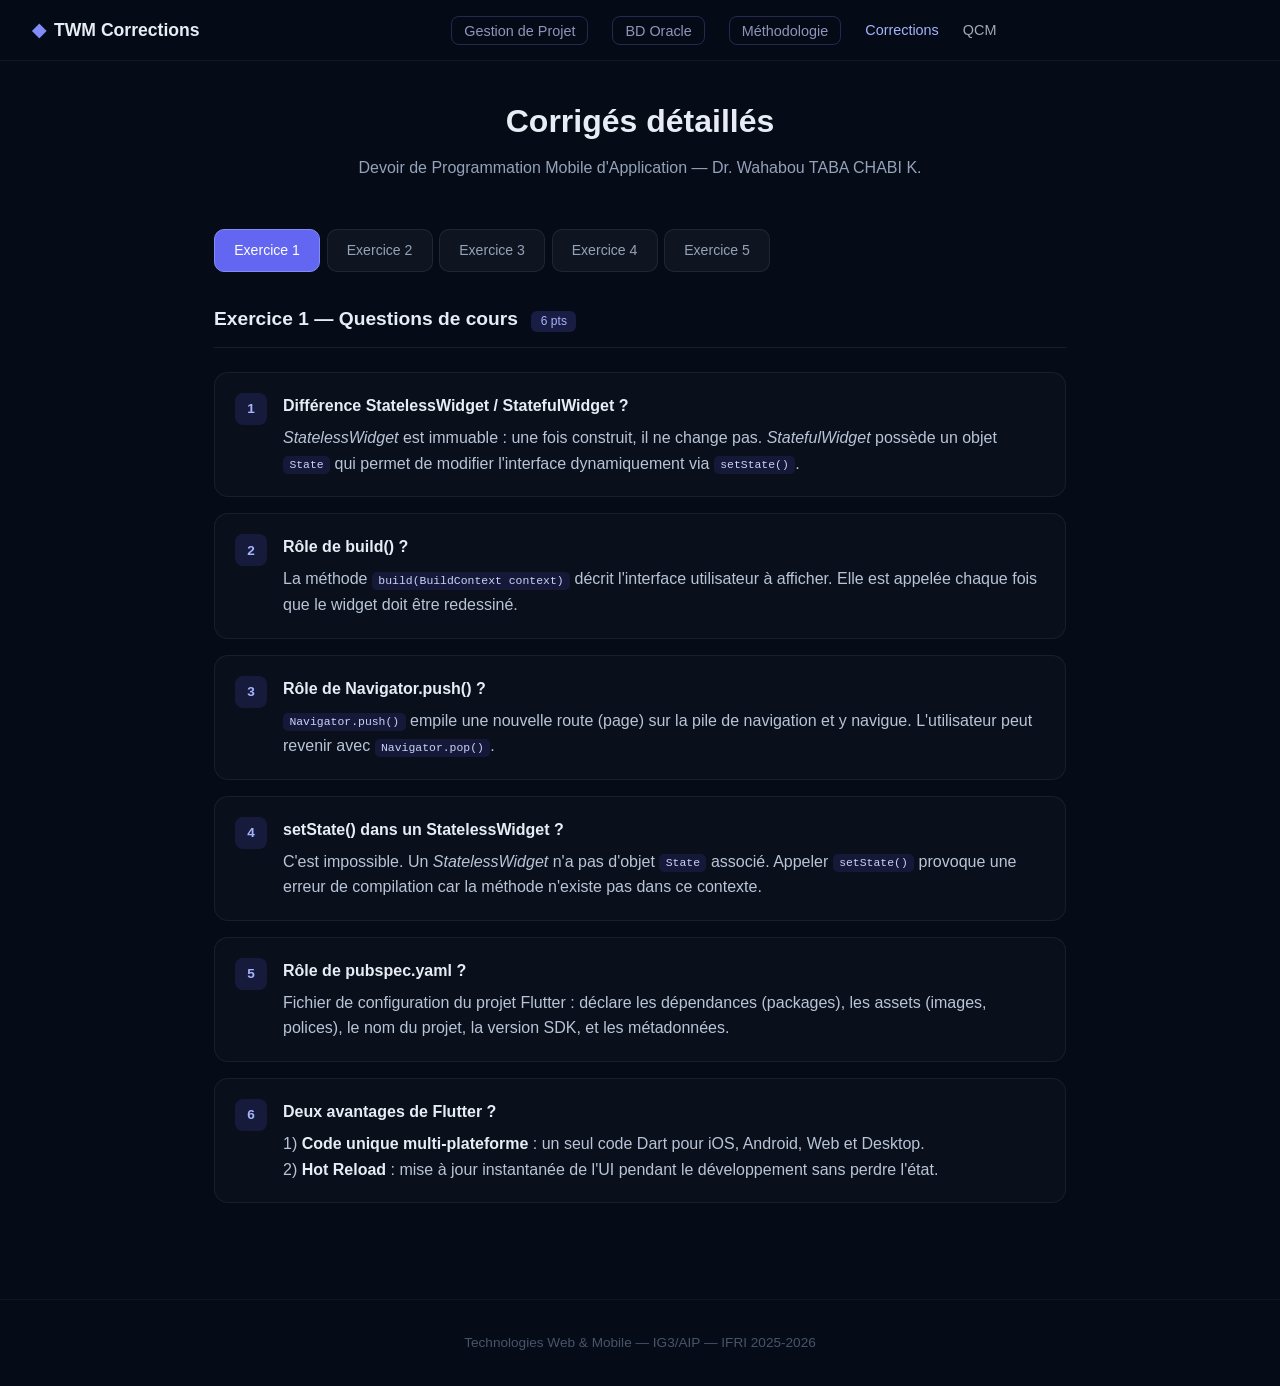
<file: index.html>
<!DOCTYPE html>
<html lang="fr">
  <head>
    <meta charset="UTF-8" />
    <meta name="viewport" content="width=device-width, initial-scale=1.0" />
    <title>Corrections - Technologies Web & Mobile | IG3/AIP</title>
    <link
      rel="stylesheet"
      href="https://api.fontshare.com/v2/css?f[]=satoshi@300,400,500,700,900&display=swap"
    />
    <link rel="stylesheet" href="./styles.css" />
  </head>
  <body>
    <!-- NAVIGATION -->
    <nav class="navbar">
      <div class="navbar__brand">
        <span class="navbar__icon">&#9670;</span> TWM Corrections
      </div>
      <button
        class="navbar__toggle"
        type="button"
        aria-label="Ouvrir le menu"
        aria-expanded="false"
        aria-controls="navbar-menu"
      >
        <span class="navbar__toggle-bar"></span>
        <span class="navbar__toggle-bar"></span>
        <span class="navbar__toggle-bar"></span>
      </button>
      <ul class="navbar__links" id="navbar-menu">
        <li><a href="gp.html" class="nav-link nav-link--page">Gestion de Projet</a></li>
        <li><a href="oracle.html" class="nav-link nav-link--page">BD Oracle</a></li>
        <li><a href="methodologie.html" class="nav-link nav-link--page">M&eacute;thodologie</a></li>
        <li><a href="#corrections" class="nav-link active" data-section="corrections">Corrections</a></li>
        <li><a href="#qcm" class="nav-link" data-section="qcm">QCM</a></li>
      </ul>
    </nav>


    <!-- CORRECTIONS -->
    <section class="section" id="corrections">
      <div class="section__header">
        <h2>Corrig&eacute;s d&eacute;taill&eacute;s</h2>
        <p>Devoir de Programmation Mobile d'Application &mdash; Dr. Wahabou TABA CHABI K.</p>
      </div>

      <div class="tabs">
        <button class="tab active" data-tab="ex1">Exercice 1</button>
        <button class="tab" data-tab="ex2">Exercice 2</button>
        <button class="tab" data-tab="ex3">Exercice 3</button>
        <button class="tab" data-tab="ex4">Exercice 4</button>
        <button class="tab" data-tab="ex5">Exercice 5</button>
      </div>

      <div class="tab-panels">
        <!-- EX1 -->
        <div class="tab-panel active" id="panel-ex1">
          <h3>Exercice 1 &mdash; Questions de cours <span class="pts">6 pts</span></h3>
          <div class="correction-item">
            <span class="num">1</span>
            <div>
              <strong>Diff&eacute;rence StatelessWidget / StatefulWidget ?</strong>
              <p><em>StatelessWidget</em> est immuable : une fois construit, il ne change pas. <em>StatefulWidget</em> poss&egrave;de un objet <code>State</code> qui permet de modifier l'interface dynamiquement via <code>setState()</code>.</p>
            </div>
          </div>
          <div class="correction-item">
            <span class="num">2</span>
            <div>
              <strong>R&ocirc;le de build() ?</strong>
              <p>La m&eacute;thode <code>build(BuildContext context)</code> d&eacute;crit l'interface utilisateur &agrave; afficher. Elle est appel&eacute;e chaque fois que le widget doit &ecirc;tre redessin&eacute;.</p>
            </div>
          </div>
          <div class="correction-item">
            <span class="num">3</span>
            <div>
              <strong>R&ocirc;le de Navigator.push() ?</strong>
              <p><code>Navigator.push()</code> empile une nouvelle route (page) sur la pile de navigation et y navigue. L'utilisateur peut revenir avec <code>Navigator.pop()</code>.</p>
            </div>
          </div>
          <div class="correction-item">
            <span class="num">4</span>
            <div>
              <strong>setState() dans un StatelessWidget ?</strong>
              <p>C'est impossible. Un <em>StatelessWidget</em> n'a pas d'objet <code>State</code> associ&eacute;. Appeler <code>setState()</code> provoque une erreur de compilation car la m&eacute;thode n'existe pas dans ce contexte.</p>
            </div>
          </div>
          <div class="correction-item">
            <span class="num">5</span>
            <div>
              <strong>R&ocirc;le de pubspec.yaml ?</strong>
              <p>Fichier de configuration du projet Flutter : d&eacute;clare les d&eacute;pendances (packages), les assets (images, polices), le nom du projet, la version SDK, et les m&eacute;tadonn&eacute;es.</p>
            </div>
          </div>
          <div class="correction-item">
            <span class="num">6</span>
            <div>
              <strong>Deux avantages de Flutter ?</strong>
              <p>1) <strong>Code unique multi-plateforme</strong> : un seul code Dart pour iOS, Android, Web et Desktop.<br>
              2) <strong>Hot Reload</strong> : mise &agrave; jour instantan&eacute;e de l'UI pendant le d&eacute;veloppement sans perdre l'&eacute;tat.</p>
            </div>
          </div>
        </div>

        <!-- EX2 -->
        <div class="tab-panel" id="panel-ex2">
          <h3>Exercice 2 &mdash; QCM Dart <span class="pts">3 pts</span></h3>
          <p class="note">Programme Dart analys&eacute; : <code>List&lt;int&gt; notes = [12, 8, 15, 9, 10];</code></p>
          <div class="correction-item">
            <span class="num">1</span>
            <div>
              <strong>Type de la variable notes ?</strong>
              <p>R&eacute;ponse : <mark>B) List</mark> &mdash; C'est une liste d'entiers (<code>List&lt;int&gt;</code>).</p>
            </div>
          </div>
          <div class="correction-item">
            <span class="num">2</span>
            <div>
              <strong>notes.length repr&eacute;sente ?</strong>
              <p>R&eacute;ponse : <mark>B) Le nombre d'&eacute;l&eacute;ments dans la liste</mark> &mdash; Ici 5 &eacute;l&eacute;ments.</p>
            </div>
          </div>
          <div class="correction-item">
            <span class="num">3</span>
            <div>
              <strong>Combien de fois la boucle for ?</strong>
              <p>R&eacute;ponse : <mark>C) 5 fois</mark> &mdash; La boucle it&egrave;re sur chaque &eacute;l&eacute;ment de la liste (5 &eacute;l&eacute;ments).</p>
            </div>
          </div>
          <div class="correction-item">
            <span class="num">4</span>
            <div>
              <strong>Valeur affich&eacute;e pour Max ?</strong>
              <p>R&eacute;ponse : <mark>B) 15</mark> &mdash; Le maximum parmi [12, 8, 15, 9, 10].</p>
            </div>
          </div>
          <div class="correction-item">
            <span class="num">5</span>
            <div>
              <strong>Valeur affich&eacute;e pour Min ?</strong>
              <p>R&eacute;ponse : <mark>A) 8</mark> &mdash; Le minimum parmi [12, 8, 15, 9, 10].</p>
            </div>
          </div>
          <div class="correction-item">
            <span class="num">6</span>
            <div>
              <strong>Nombre d'&eacute;tudiants admis (note &ge; 10) ?</strong>
              <p>R&eacute;ponse : <mark>B) 3</mark> &mdash; Les notes 12, 15 et 10 sont &ge; 10.</p>
            </div>
          </div>
        </div>

        <!-- EX3 -->
        <div class="tab-panel" id="panel-ex3">
          <h3>Exercice 3 &mdash; Dart <span class="pts">2 pts</span></h3>
          <div class="correction-item">
            <span class="num">1</span>
            <div>
              <strong>R&eacute;sultat du programme (1 pt)</strong>
              <p>Le code source exact n'est pas visible dans le PDF. En g&eacute;n&eacute;ral, il s'agit d'un programme manipulant des variables et des boucles dont le r&eacute;sultat est &agrave; tracer manuellement.</p>
            </div>
          </div>
          <div class="correction-item">
            <span class="num">2</span>
            <div>
              <strong>&Eacute;crire un programme Dart (1 pt)</strong>
              <p>Le programme doit demander le nom et afficher "Bienvenue NOM &agrave; IFRI" :</p>
              <pre><code>import 'dart:io';

void main() {
  stdout.write('Entrez votre nom : ');
  String nom = stdin.readLineSync() ?? '';
  print('Bienvenue $nom &agrave; IFRI');
}</code></pre>
            </div>
          </div>
        </div>

        <!-- EX4 -->
        <div class="tab-panel" id="panel-ex4">
          <h3>Exercice 4 &mdash; Flutter <span class="pts">3 pts</span></h3>
          <div class="correction-item">
            <span class="num">1</span>
            <div>
              <strong>R&ocirc;le de MaterialApp (0,5 pt) ?</strong>
              <p><code>MaterialApp</code> est le widget racine d'une application Material Design. Il configure le th&egrave;me, les routes, la navigation, le titre de l'app et la page d'accueil (<code>home</code>).</p>
            </div>
          </div>
          <div class="correction-item">
            <span class="num">2</span>
            <div>
              <strong>R&ocirc;le de Column (0,5 pt) ?</strong>
              <p><code>Column</code> est un widget de mise en page qui aligne ses enfants <strong>verticalement</strong> (du haut vers le bas).</p>
            </div>
          </div>
          <div class="correction-item">
            <span class="num">3</span>
            <div>
              <strong>Ce qui s'affiche (1 pt) ?</strong>
              <p>L'&eacute;cran affiche les widgets enfants de <code>Column</code> dispos&eacute;s verticalement dans un <code>Scaffold</code> avec une <code>AppBar</code> en haut. Le contenu pr&eacute;cis d&eacute;pend du code fourni dans le sujet.</p>
            </div>
          </div>
        </div>

        <!-- EX5 -->
        <div class="tab-panel" id="panel-ex5">
          <h3>Exercice 5 &mdash; POO Dart + UML <span class="pts">6 pts</span></h3>
          <div class="correction-item">
            <span class="num">A</span>
            <div>
              <strong>Code Dart de la classe Agent</strong>
              <pre><code>class Agent {
  String _name;
  String _idNum;
  int _age;

  Agent(this._name, this._idNum, this._age);

  // Getters
  String get name => _name;
  String get idNum => _idNum;
  int get age => _age;

  // Setters
  set name(String newName) => _name = newName;
  set idNum(String newId) => _idNum = newId;
  set age(int newAge) => _age = newAge;
}</code></pre>
            </div>
          </div>
          <div class="correction-item">
            <span class="num">B</span>
            <div>
              <strong>M&eacute;thode getAire</strong>
              <pre><code>double getAire(double longueur, double largeur) {
  return longueur * largeur;
}</code></pre>
            </div>
          </div>
          <div class="correction-item">
            <span class="num">C</span>
            <div>
              <strong>Diagramme UML de la classe Agent</strong>
              <div class="uml-box">
                <div class="uml-title">Agent</div>
                <div class="uml-section">
                  - _name : String<br>
                  - _idNum : String<br>
                  - _age : int
                </div>
                <div class="uml-section">
                  + Agent(name, idNum, age)<br>
                  + get name() : String<br>
                  + get idNum() : String<br>
                  + get age() : int<br>
                  + set name(String) : void<br>
                  + set idNum(String) : void<br>
                  + set age(int) : void
                </div>
              </div>
            </div>
          </div>
        </div>
      </div>
    </section>

    <!-- QCM -->
    <section class="section section--dark section--hidden" id="qcm">
      <div class="section__header">
        <h2>QCM Interactifs</h2>
        <p>S&eacute;lectionne un QCM et r&eacute;ponds question par question. Score calcul&eacute; en temps r&eacute;el.</p>
      </div>

      <div class="quiz-selector">
        <button class="quiz-tab active" data-quiz="revision100">
          <span class="quiz-tab__icon">&#128218;</span>
          <span class="quiz-tab__label">QCM R&eacute;vision<br><small>100 questions &mdash; 5 parties</small></span>
        </button>
        <button class="quiz-tab" data-quiz="devoir6">
          <span class="quiz-tab__icon">&#128187;</span>
          <span class="quiz-tab__label">QCM Dart<br><small>6 questions &mdash; Devoir</small></span>
        </button>
      </div>

      <!-- Progress bar -->
      <div class="progress-wrapper">
        <div class="progress-bar">
          <div class="progress-bar__fill" id="progress-fill"></div>
        </div>
        <span class="progress-text" id="progress-text">0%</span>
      </div>

      <!-- Quiz card -->
      <div class="quiz-card" id="quiz-card">
        <div class="quiz-card__header">
          <span id="quiz-category" class="quiz-category"></span>
          <span id="quiz-counter" class="quiz-counter"></span>
        </div>

        <h3 id="question-text" class="quiz-card__question"></h3>

        <div id="answers" class="quiz-card__answers"></div>

        <div id="feedback" class="quiz-card__feedback" aria-live="polite"></div>

        <div class="quiz-card__actions">
          <button type="button" id="prev-btn" class="btn btn--ghost" disabled>
            &#8592; Pr&eacute;c&eacute;dent
          </button>
          <button type="button" id="validate-btn" class="btn btn--primary">
            Valider
          </button>
          <button type="button" id="next-btn" class="btn btn--ghost">
            Suivant &#8594;
          </button>
        </div>
      </div>

      <!-- Result -->
      <div id="result" class="quiz-result hidden">
        <div class="quiz-result__icon" id="result-icon"></div>
        <h3 id="result-title"></h3>
        <p id="result-score"></p>
        <button type="button" id="restart-btn" class="btn btn--primary">Recommencer</button>
      </div>
    </section>

    <!-- FOOTER -->
    <footer class="footer">
      <p>Technologies Web &amp; Mobile &mdash; IG3/AIP &mdash; IFRI 2025-2026</p>
    </footer>

    <script src="./nav.js"></script>
    <script src="./script.js"></script>
  </body>
</html>
</file>
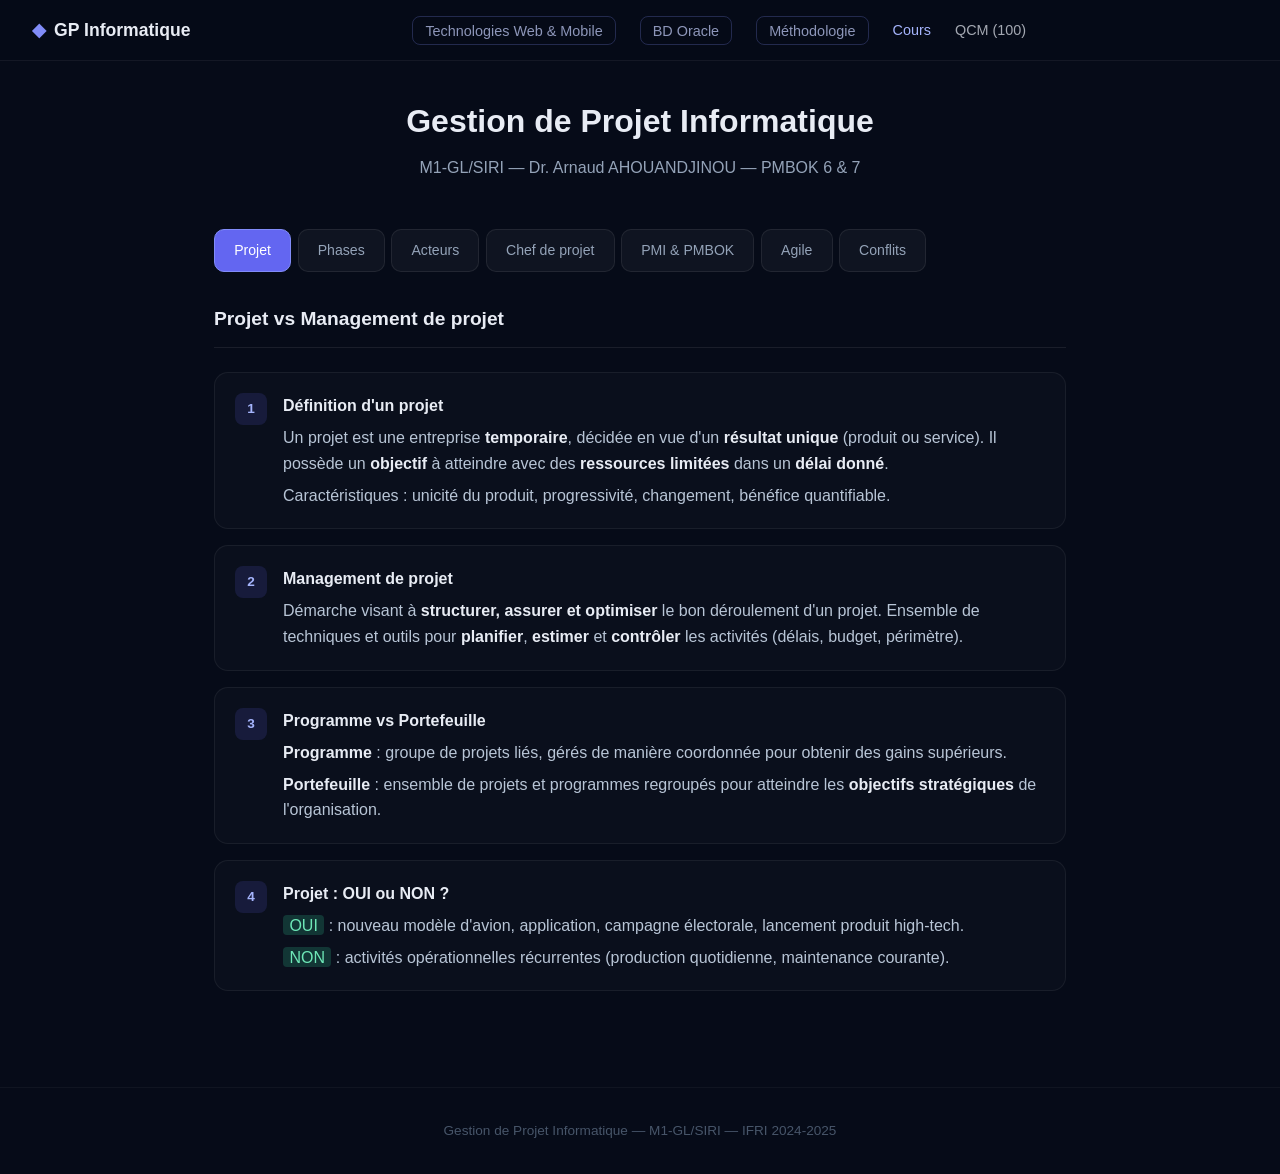
<file: gp.html>
<!DOCTYPE html>
<html lang="fr">
  <head>
    <meta charset="UTF-8" />
    <meta name="viewport" content="width=device-width, initial-scale=1.0" />
    <title>Gestion de Projet Informatique | M1-GL/SIRI</title>
    <link
      rel="stylesheet"
      href="https://api.fontshare.com/v2/css?f[]=satoshi@300,400,500,700,900&display=swap"
    />
    <link rel="stylesheet" href="./styles.css" />
  </head>
  <body>
    <nav class="navbar">
      <div class="navbar__brand">
        <span class="navbar__icon">&#9670;</span> GP Informatique
      </div>
      <button
        class="navbar__toggle"
        type="button"
        aria-label="Ouvrir le menu"
        aria-expanded="false"
        aria-controls="navbar-menu"
      >
        <span class="navbar__toggle-bar"></span>
        <span class="navbar__toggle-bar"></span>
        <span class="navbar__toggle-bar"></span>
      </button>
      <ul class="navbar__links" id="navbar-menu">
        <li><a href="index.html" class="nav-link nav-link--page">Technologies Web &amp; Mobile</a></li>
        <li><a href="oracle.html" class="nav-link nav-link--page">BD Oracle</a></li>
        <li><a href="methodologie.html" class="nav-link nav-link--page">M&eacute;thodologie</a></li>
        <li><a href="#cours" class="nav-link active" data-section="cours">Cours</a></li>
        <li><a href="#qcm" class="nav-link" data-section="qcm">QCM (100)</a></li>
        <!-- 40 TD + 16 Rattrapage + 44 Cours -->
      </ul>
    </nav>

    <!-- COURS -->
    <section class="section" id="cours">
      <div class="section__header">
        <h2>Gestion de Projet Informatique</h2>
        <p>M1-GL/SIRI &mdash; Dr. Arnaud AHOUANDJINOU &mdash; PMBOK 6 &amp; 7</p>
      </div>

      <div class="tabs">
        <button class="tab active" data-tab="ch1">Projet</button>
        <button class="tab" data-tab="ch2">Phases</button>
        <button class="tab" data-tab="ch3">Acteurs</button>
        <button class="tab" data-tab="ch4">Chef de projet</button>
        <button class="tab" data-tab="ch5">PMI &amp; PMBOK</button>
        <button class="tab" data-tab="ch6">Agile</button>
        <button class="tab" data-tab="ch7">Conflits</button>
      </div>

      <div class="tab-panels">
        <div class="tab-panel active" id="panel-ch1">
          <h3>Projet vs Management de projet</h3>
          <div class="correction-item">
            <span class="num">1</span>
            <div>
              <strong>D&eacute;finition d'un projet</strong>
              <p>Un projet est une entreprise <strong>temporaire</strong>, d&eacute;cid&eacute;e en vue d'un <strong>r&eacute;sultat unique</strong> (produit ou service). Il poss&egrave;de un <strong>objectif</strong> &agrave; atteindre avec des <strong>ressources limit&eacute;es</strong> dans un <strong>d&eacute;lai donn&eacute;</strong>.</p>
              <p>Caract&eacute;ristiques : unicit&eacute; du produit, progressivit&eacute;, changement, b&eacute;n&eacute;fice quantifiable.</p>
            </div>
          </div>
          <div class="correction-item">
            <span class="num">2</span>
            <div>
              <strong>Management de projet</strong>
              <p>D&eacute;marche visant &agrave; <strong>structurer, assurer et optimiser</strong> le bon d&eacute;roulement d'un projet. Ensemble de techniques et outils pour <strong>planifier</strong>, <strong>estimer</strong> et <strong>contr&ocirc;ler</strong> les activit&eacute;s (d&eacute;lais, budget, p&eacute;rim&egrave;tre).</p>
            </div>
          </div>
          <div class="correction-item">
            <span class="num">3</span>
            <div>
              <strong>Programme vs Portefeuille</strong>
              <p><strong>Programme</strong> : groupe de projets li&eacute;s, g&eacute;r&eacute;s de mani&egrave;re coordonn&eacute;e pour obtenir des gains sup&eacute;rieurs.</p>
              <p><strong>Portefeuille</strong> : ensemble de projets et programmes regroup&eacute;s pour atteindre les <strong>objectifs strat&eacute;giques</strong> de l'organisation.</p>
            </div>
          </div>
          <div class="correction-item">
            <span class="num">4</span>
            <div>
              <strong>Projet : OUI ou NON ?</strong>
              <p><mark>OUI</mark> : nouveau mod&egrave;le d'avion, application, campagne &eacute;lectorale, lancement produit high-tech.</p>
              <p><mark>NON</mark> : activit&eacute;s op&eacute;rationnelles r&eacute;currentes (production quotidienne, maintenance courante).</p>
            </div>
          </div>
        </div>

        <div class="tab-panel" id="panel-ch2">
          <h3>Phases &amp; Cycle de vie</h3>
          <div class="correction-item">
            <span class="num">1</span>
            <div>
              <strong>Phase de projet</strong>
              <p>Ensemble d'activit&eacute;s li&eacute;es logiquement aboutissant &agrave; un ou plusieurs <strong>livrables</strong>. Les phases peuvent &ecirc;tre <strong>s&eacute;quentielles</strong> ou se <strong>chevaucher</strong>.</p>
            </div>
          </div>
          <div class="correction-item">
            <span class="num">2</span>
            <div>
              <strong>Porte de phase (GO-NO-GO)</strong>
              <p>Revue en fin de phase : d&eacute;cision de passer &agrave; la phase suivante, modifier ou <strong>clore le projet</strong>. &Eacute;galement appel&eacute;e porte de gouvernance ou point d'arr&ecirc;t.</p>
              <p>R&eacute;sultat possible de l'&eacute;tude de faisabilit&eacute; : <strong>d&eacute;cision de clore le projet</strong>.</p>
            </div>
          </div>
          <div class="correction-item">
            <span class="num">3</span>
            <div>
              <strong>Relations entre phases</strong>
              <p><strong>S&eacute;quentielle</strong> : r&eacute;duit l'incertitude, une phase d&eacute;marre apr&egrave;s la fin de la pr&eacute;c&eacute;dente.</p>
              <p><strong>Chevauchement</strong> : peut raccourcir l'&eacute;ch&eacute;ancier mais augmente le risque de reprises.</p>
            </div>
          </div>
        </div>

        <div class="tab-panel" id="panel-ch3">
          <h3>Acteurs du projet</h3>
          <div class="correction-item">
            <span class="num">1</span>
            <div>
              <strong>Principaux acteurs</strong>
              <p>Chef de projet, &eacute;quipe projet, <strong>sponsor/commanditaire</strong>, comit&eacute; de pilotage (COPIL), client/utilisateurs finaux, PMO, parties prenantes internes et externes, fournisseurs et sous-traitants.</p>
            </div>
          </div>
          <div class="correction-item">
            <span class="num">2</span>
            <div>
              <strong>Documents cl&eacute;s</strong>
              <p><strong>Business case</strong> : justification &eacute;conomique (TIR, VAN, ROI).</p>
              <p><strong>Charte du projet</strong> : autorise le projet, d&eacute;finit objectifs, sponsor, &eacute;quipe, niveau d'autorit&eacute; du chef de projet.</p>
              <p><strong>&Eacute;nonc&eacute; de p&eacute;rim&egrave;tre</strong> : base d'accord entre parties prenantes.</p>
            </div>
          </div>
        </div>

        <div class="tab-panel" id="panel-ch4">
          <h3>Le Chef de Projet</h3>
          <div class="correction-item">
            <span class="num">1</span>
            <div>
              <strong>R&ocirc;le</strong>
              <p>Chef d'orchestre : dirige l'&eacute;quipe pour atteindre les objectifs. Priorit&eacute; &agrave; la <strong>communication</strong> (~90% du temps). N'est pas cens&eacute; r&eacute;aliser toutes les t&acirc;ches techniques.</p>
            </div>
          </div>
          <div class="correction-item">
            <span class="num">2</span>
            <div>
              <strong>Comp&eacute;tences &amp; pouvoirs</strong>
              <p>Leadership, motivation, communication, n&eacute;gociation, r&eacute;solution de conflits, intelligence &eacute;motionnelle.</p>
              <p>Pouvoirs : position, expert, r&eacute;f&eacute;rence, r&eacute;compense, coercitif, relationnel, charismatique.</p>
            </div>
          </div>
          <div class="correction-item">
            <span class="num">3</span>
            <div>
              <strong>Motivation &amp; &eacute;quipe</strong>
              <p><strong>Objectifs SMART</strong> : Sp&eacute;cifique, Mesurable, Atteignable, R&eacute;aliste, Temporellement d&eacute;fini.</p>
              <p><strong>Maslow</strong> : pyramide des besoins. <strong>Herzberg</strong> : facteurs d'hygi&egrave;ne vs facteurs de motivation.</p>
              <p><strong>Charte d'&eacute;quipe</strong> et <strong>r&egrave;gles de base</strong> (ground rules) pour les r&eacute;unions.</p>
            </div>
          </div>
        </div>

        <div class="tab-panel" id="panel-ch5">
          <h3>PMI &amp; PMBOK</h3>
          <div class="correction-item">
            <span class="num">1</span>
            <div>
              <strong>PMI</strong>
              <p><strong>Project Management Institute</strong> : standards, publications et certifications (PMP, CAPM, etc.).</p>
            </div>
          </div>
          <div class="correction-item">
            <span class="num">2</span>
            <div>
              <strong>PMBOK 6 vs 7</strong>
              <p><strong>6&egrave;me &eacute;dition</strong> : 10 domaines de management (Int&eacute;gration, P&eacute;rim&egrave;tre, Temps, Co&ucirc;t, Qualit&eacute;, Ressources, Communications, Risques, Approvisionnement, Parties prenantes).</p>
              <p><strong>7&egrave;me &eacute;dition</strong> : 12 principes + 8 domaines de performance + 3 domaines (Personnes, Processus, Environnement commercial).</p>
            </div>
          </div>
          <div class="correction-item">
            <span class="num">3</span>
            <div>
              <strong>Code &eacute;thique</strong>
              <p>Responsabilit&eacute;, respect, &eacute;quit&eacute;, honn&ecirc;tet&eacute;. Le chef de projet agit avec int&eacute;grit&eacute; et dans l'int&eacute;r&ecirc;t du projet et des parties prenantes.</p>
            </div>
          </div>
        </div>

        <div class="tab-panel" id="panel-ch6">
          <h3>Pr&eacute;dictif vs Agile</h3>
          <div class="correction-item">
            <span class="num">1</span>
            <div>
              <strong>Approche pr&eacute;dictive (cascade)</strong>
              <p>Plan d&eacute;taill&eacute; en amont, p&eacute;rim&egrave;tre stable, phases s&eacute;quentielles. Triangle de fer : <strong>Co&ucirc;t &mdash; D&eacute;lai &mdash; P&eacute;rim&egrave;tre/Qualit&eacute;</strong>.</p>
            </div>
          </div>
          <div class="correction-item">
            <span class="num">2</span>
            <div>
              <strong>Approche Agile</strong>
              <p>Livraisons it&eacute;ratives, adaptation au changement, <strong>servant leader</strong>, backlog prioris&eacute;, sprints (timeboxing), daily stand-ups, r&eacute;trospectives.</p>
              <p><strong>KANBAN</strong> : suit le travail en cours (WIP). <strong>Scrum</strong> : framework avec r&ocirc;les, &eacute;v&eacute;nements, artefacts.</p>
            </div>
          </div>
          <div class="correction-item">
            <span class="num">3</span>
            <div>
              <strong>Hybride</strong>
              <p>Combinaison sur mesure : planification pr&eacute;dictive + r&eacute;trospectives et engagement Agile pour optimiser la performance de l'&eacute;quipe.</p>
            </div>
          </div>
        </div>

        <div class="tab-panel" id="panel-ch7">
          <h3>Gestion des conflits</h3>
          <div class="correction-item">
            <span class="num">1</span>
            <div>
              <strong>Causes de conflit</strong>
              <p>Priorit&eacute;s divergentes, ressources limit&eacute;es, styles de travail diff&eacute;rents, pressions temporelles, malentendus de communication.</p>
            </div>
          </div>
          <div class="correction-item">
            <span class="num">2</span>
            <div>
              <strong>Approches de r&eacute;solution</strong>
              <p><strong>Collaborer</strong> (gagnant-gagnant), compromis, lisser/accommoder, forcer, &eacute;viter. Le chef de projet facilite la r&eacute;solution.</p>
            </div>
          </div>
          <div class="correction-item">
            <span class="num">3</span>
            <div>
              <strong>Outils</strong>
              <p>Matrice d'Eisenhower (urgent/important), facilitation, n&eacute;gociation, intelligence &eacute;motionnelle.</p>
            </div>
          </div>
        </div>
      </div>
    </section>

    <!-- QCM -->
    <section class="section section--dark section--hidden" id="qcm">
      <div class="section__header">
        <h2>QCM &mdash; 100 questions</h2>
        <p>Examen + Rattrapage + Cours &mdash; Mode step-by-step avec score final</p>
      </div>

      <div class="progress-wrapper">
        <div class="progress-bar">
          <div class="progress-bar__fill" id="progress-fill"></div>
        </div>
        <span class="progress-text" id="progress-text">0%</span>
      </div>

      <div class="quiz-card" id="quiz-card">
        <div class="quiz-card__header">
          <span id="quiz-category" class="quiz-category"></span>
          <span id="quiz-counter" class="quiz-counter"></span>
        </div>

        <h3 id="question-text" class="quiz-card__question"></h3>
        <div id="answers" class="quiz-card__answers"></div>
        <div id="feedback" class="quiz-card__feedback" aria-live="polite"></div>

        <div class="quiz-card__actions">
          <button type="button" id="prev-btn" class="btn btn--ghost" disabled>&#8592; Pr&eacute;c&eacute;dent</button>
          <button type="button" id="validate-btn" class="btn btn--primary">Valider</button>
          <button type="button" id="next-btn" class="btn btn--ghost">Suivant &#8594;</button>
        </div>
      </div>

      <div id="result" class="quiz-result hidden">
        <div class="quiz-result__icon" id="result-icon"></div>
        <h3 id="result-title"></h3>
        <p id="result-score"></p>
        <button type="button" id="restart-btn" class="btn btn--primary">Recommencer</button>
      </div>
    </section>

    <footer class="footer">
      <p>Gestion de Projet Informatique &mdash; M1-GL/SIRI &mdash; IFRI 2024-2025</p>
    </footer>

    <script src="./nav.js"></script>
    <script src="./gp-data.js"></script>
    <script src="./gp-script.js"></script>
  </body>
</html>
</file>
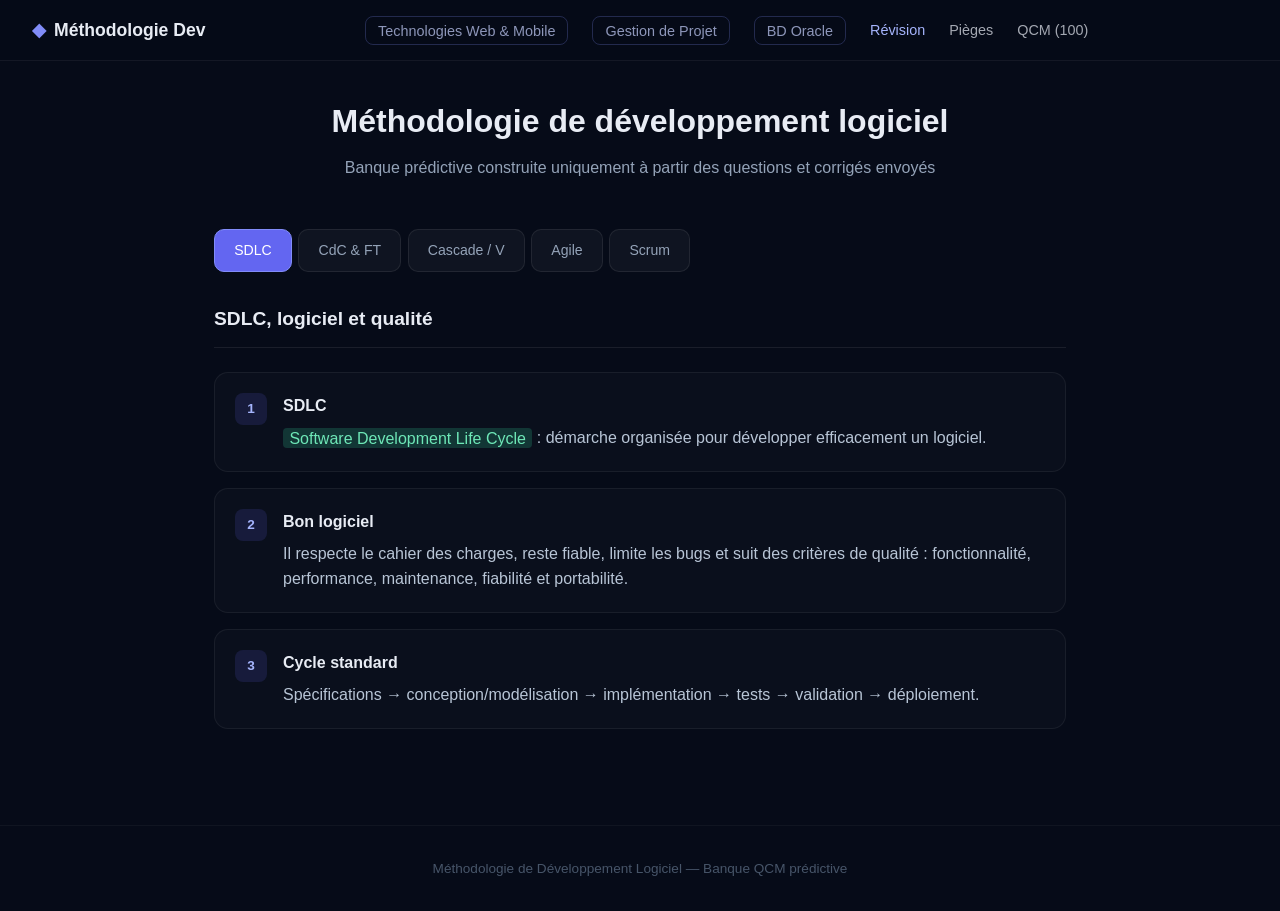
<file: methodologie.html>
<!DOCTYPE html>
<html lang="fr">
  <head>
    <meta charset="UTF-8" />
    <meta name="viewport" content="width=device-width, initial-scale=1.0" />
    <title>M&eacute;thodologie de D&eacute;veloppement Logiciel | QCM</title>
    <link
      rel="stylesheet"
      href="https://api.fontshare.com/v2/css?f[]=satoshi@300,400,500,700,900&display=swap"
    />
    <link rel="stylesheet" href="./styles.css" />
  </head>
  <body>
    <nav class="navbar">
      <div class="navbar__brand">
        <span class="navbar__icon">&#9670;</span> M&eacute;thodologie Dev
      </div>
      <button
        class="navbar__toggle"
        type="button"
        aria-label="Ouvrir le menu"
        aria-expanded="false"
        aria-controls="navbar-menu"
      >
        <span class="navbar__toggle-bar"></span>
        <span class="navbar__toggle-bar"></span>
        <span class="navbar__toggle-bar"></span>
      </button>
      <ul class="navbar__links" id="navbar-menu">
        <li><a href="index.html" class="nav-link nav-link--page">Technologies Web &amp; Mobile</a></li>
        <li><a href="gp.html" class="nav-link nav-link--page">Gestion de Projet</a></li>
        <li><a href="oracle.html" class="nav-link nav-link--page">BD Oracle</a></li>
        <li><a href="#revision" class="nav-link active" data-section="revision">R&eacute;vision</a></li>
        <li><a href="#pieges" class="nav-link" data-section="pieges">Pi&egrave;ges</a></li>
        <li><a href="#qcm" class="nav-link" data-section="qcm">QCM (100)</a></li>
      </ul>
    </nav>

    <section class="section" id="revision">
      <div class="section__header">
        <h2>M&eacute;thodologie de d&eacute;veloppement logiciel</h2>
        <p>Banque pr&eacute;dictive construite uniquement &agrave; partir des questions et corrig&eacute;s envoy&eacute;s</p>
      </div>

      <div class="tabs">
        <button class="tab active" data-tab="sdlc">SDLC</button>
        <button class="tab" data-tab="cdc">CdC &amp; FT</button>
        <button class="tab" data-tab="predictif">Cascade / V</button>
        <button class="tab" data-tab="agile">Agile</button>
        <button class="tab" data-tab="scrum">Scrum</button>
      </div>

      <div class="tab-panels">
        <div class="tab-panel active" id="panel-sdlc">
          <h3>SDLC, logiciel et qualit&eacute;</h3>
          <div class="correction-item">
            <span class="num">1</span>
            <div>
              <strong>SDLC</strong>
              <p><mark>Software Development Life Cycle</mark> : d&eacute;marche organis&eacute;e pour d&eacute;velopper efficacement un logiciel.</p>
            </div>
          </div>
          <div class="correction-item">
            <span class="num">2</span>
            <div>
              <strong>Bon logiciel</strong>
              <p>Il respecte le cahier des charges, reste fiable, limite les bugs et suit des crit&egrave;res de qualit&eacute; : fonctionnalit&eacute;, performance, maintenance, fiabilit&eacute; et portabilit&eacute;.</p>
            </div>
          </div>
          <div class="correction-item">
            <span class="num">3</span>
            <div>
              <strong>Cycle standard</strong>
              <p>Sp&eacute;cifications &rarr; conception/mod&eacute;lisation &rarr; impl&eacute;mentation &rarr; tests &rarr; validation &rarr; d&eacute;ploiement.</p>
            </div>
          </div>
        </div>

        <div class="tab-panel" id="panel-cdc">
          <h3>Cahier des charges, fiche technique et documentation</h3>
          <div class="correction-item">
            <span class="num">1</span>
            <div>
              <strong>Cahier des charges</strong>
              <p>Document qui clarifie les besoins du client, les sp&eacute;cifications fonctionnelles et non fonctionnelles, les contraintes, les livrables, le chronogramme et le budget.</p>
            </div>
          </div>
          <div class="correction-item">
            <span class="num">2</span>
            <div>
              <strong>Fiche technique</strong>
              <p>Elle traduit les sp&eacute;cifications en mod&egrave;les de d&eacute;veloppement : architecture MVC/API, diagrammes UML, choix logiciels, maquettes et gestion des donn&eacute;es.</p>
            </div>
          </div>
          <div class="correction-item">
            <span class="num">3</span>
            <div>
              <strong>Guides et rapport</strong>
              <p>Le guide de d&eacute;veloppement vise l'&eacute;quipe technique. Le guide d'utilisation vise l'utilisateur final. Le rapport de d&eacute;veloppement synth&eacute;tise les documents du logiciel.</p>
            </div>
          </div>
        </div>

        <div class="tab-panel" id="panel-predictif">
          <h3>Mod&egrave;les pr&eacute;dictifs et it&eacute;ratifs</h3>
          <div class="correction-item">
            <span class="num">1</span>
            <div>
              <strong>Mod&egrave;le en cascade</strong>
              <p>Approche s&eacute;quentielle : besoins, conception, d&eacute;veloppement, tests, d&eacute;ploiement. Elle convient mieux aux besoins stables et aux projets contractuels.</p>
            </div>
          </div>
          <div class="correction-item">
            <span class="num">2</span>
            <div>
              <strong>Cycle en V</strong>
              <p>Il met en correspondance les phases de conception avec les phases de validation/test, avec une forte tra&ccedil;abilit&eacute; des exigences.</p>
            </div>
          </div>
          <div class="correction-item">
            <span class="num">3</span>
            <div>
              <strong>M&eacute;thode it&eacute;rative</strong>
              <p>Le produit est d&eacute;velopp&eacute; par cycles successifs. Une m&eacute;thode it&eacute;rative n'est pas automatiquement agile : Scrum ajoute des r&ocirc;les, artefacts, c&eacute;r&eacute;monies et sprints time-box&eacute;s.</p>
            </div>
          </div>
        </div>

        <div class="tab-panel" id="panel-agile">
          <h3>Agile, manifeste et principes</h3>
          <div class="correction-item">
            <span class="num">1</span>
            <div>
              <strong>Culture agile</strong>
              <p>L'agilit&eacute; est empirique, it&eacute;rative et incr&eacute;mentale. Elle accueille le changement comme une opportunit&eacute;.</p>
            </div>
          </div>
          <div class="correction-item">
            <span class="num">2</span>
            <div>
              <strong>Manifeste Agile</strong>
              <p>Il date de 2001 et contient <mark>4 valeurs</mark> et <mark>12 principes</mark> : individus et interactions, logiciel op&eacute;rationnel, collaboration client et adaptation au changement.</p>
            </div>
          </div>
          <div class="correction-item">
            <span class="num">3</span>
            <div>
              <strong>Principes &agrave; retenir</strong>
              <p>Satisfaction client, livraisons fr&eacute;quentes, communication directe, rythme soutenable, excellence technique, simplicit&eacute;, auto-organisation et am&eacute;lioration continue.</p>
            </div>
          </div>
        </div>

        <div class="tab-panel" id="panel-scrum">
          <h3>Scrum et cas MINIP</h3>
          <div class="correction-item">
            <span class="num">1</span>
            <div>
              <strong>Framework Scrum</strong>
              <p>Scrum g&egrave;re des produits complexes dans un environnement changeant. Ses piliers sont transparence, inspection et adaptation.</p>
            </div>
          </div>
          <div class="correction-item">
            <span class="num">2</span>
            <div>
              <strong>R&ocirc;les, artefacts et c&eacute;r&eacute;monies</strong>
              <p>R&ocirc;les : Product Owner, Scrum Master, &eacute;quipe de d&eacute;veloppement. Artefacts : Product Backlog, Sprint Backlog, Incr&eacute;ment. C&eacute;r&eacute;monies : Sprint Planning, Daily Scrum, Sprint Review, Sprint Retrospective.</p>
            </div>
          </div>
          <div class="correction-item">
            <span class="num">3</span>
            <div>
              <strong>MINIP et Definition of Done</strong>
              <p>Les User Stories suivent le mod&egrave;le : "En tant que [r&ocirc;le], je veux [action] afin de [b&eacute;n&eacute;fice]". La Definition of Done indique quand une story ou un incr&eacute;ment est termin&eacute;.</p>
            </div>
          </div>
        </div>
      </div>
    </section>

    <section class="section section--hidden" id="pieges">
      <div class="section__header">
        <h2>Pi&egrave;ges probables</h2>
        <p>Confusions r&eacute;currentes dans la banque envoy&eacute;e</p>
      </div>

      <div class="correction-item">
        <span class="num">1</span>
        <div>
          <strong>Mots absolus</strong>
          <p>Les formulations avec <mark>toujours</mark>, <mark>automatiquement</mark>, <mark>uniquement</mark> ou <mark>garantit</mark> signalent souvent un pi&egrave;ge.</p>
        </div>
      </div>
      <div class="correction-item">
        <span class="num">2</span>
        <div>
          <strong>CdC &ne; FT</strong>
          <p>Le CdC parle besoin client, accord, sp&eacute;cifications, livrables, budget et d&eacute;lai. La FT parle architecture, UML, choix techniques, maquettes et donn&eacute;es.</p>
        </div>
      </div>
      <div class="correction-item">
        <span class="num">3</span>
        <div>
          <strong>Review &ne; Retrospective</strong>
          <p>La Sprint Review pr&eacute;sente l'incr&eacute;ment et recueille les retours. La Sprint Retrospective am&eacute;liore le fonctionnement interne de l'&eacute;quipe.</p>
        </div>
      </div>
      <div class="correction-item">
        <span class="num">4</span>
        <div>
          <strong>Product Backlog &ne; Sprint Backlog</strong>
          <p>Le Product Backlog contient les besoins prioris&eacute;s du produit. Le Sprint Backlog contient les &eacute;l&eacute;ments choisis pour le sprint en cours.</p>
        </div>
      </div>
    </section>

    <section class="section section--dark section--hidden" id="qcm">
      <div class="section__header">
        <h2>QCM &mdash; 100 questions</h2>
        <p>SDLC, CdC, FT, cascade, cycle en V, it&eacute;ratif, Agile, Scrum et MINIP</p>
      </div>

      <div class="progress-wrapper">
        <div class="progress-bar">
          <div class="progress-bar__fill" id="progress-fill"></div>
        </div>
        <span class="progress-text" id="progress-text">0%</span>
      </div>

      <div class="quiz-card" id="quiz-card">
        <div class="quiz-card__header">
          <span id="quiz-category" class="quiz-category"></span>
          <span id="quiz-counter" class="quiz-counter"></span>
        </div>

        <h3 id="question-text" class="quiz-card__question"></h3>
        <div id="answers" class="quiz-card__answers"></div>
        <div id="feedback" class="quiz-card__feedback" aria-live="polite"></div>

        <div class="quiz-card__actions">
          <button type="button" id="prev-btn" class="btn btn--ghost" disabled>&#8592; Pr&eacute;c&eacute;dent</button>
          <button type="button" id="validate-btn" class="btn btn--primary">Valider</button>
          <button type="button" id="next-btn" class="btn btn--ghost">Suivant &#8594;</button>
        </div>
      </div>

      <div id="result" class="quiz-result hidden">
        <div class="quiz-result__icon" id="result-icon"></div>
        <h3 id="result-title"></h3>
        <p id="result-score"></p>
        <button type="button" id="restart-btn" class="btn btn--primary">Recommencer</button>
      </div>
    </section>

    <footer class="footer">
      <p>M&eacute;thodologie de D&eacute;veloppement Logiciel &mdash; Banque QCM pr&eacute;dictive</p>
    </footer>

    <script src="./nav.js"></script>
    <script src="./methodologie-data.js"></script>
    <script src="./methodologie-script.js"></script>
  </body>
</html>
</file>
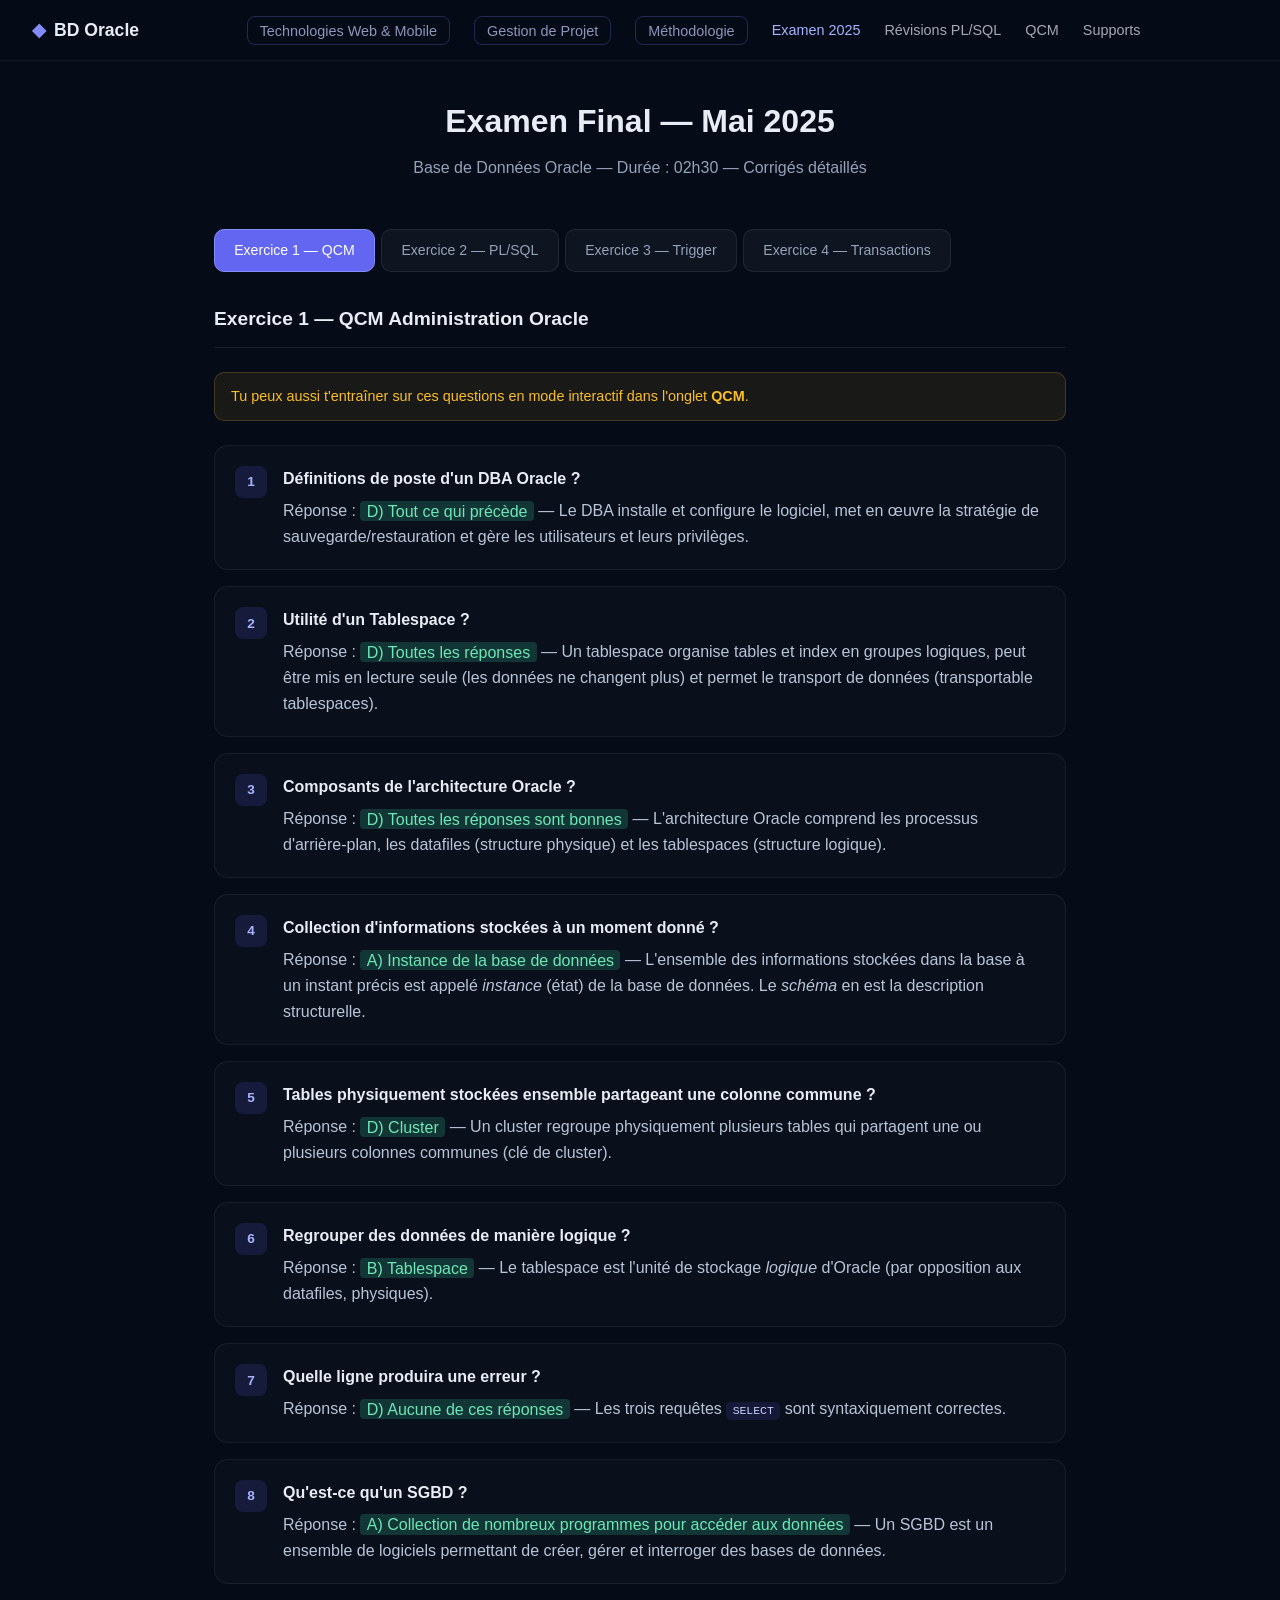
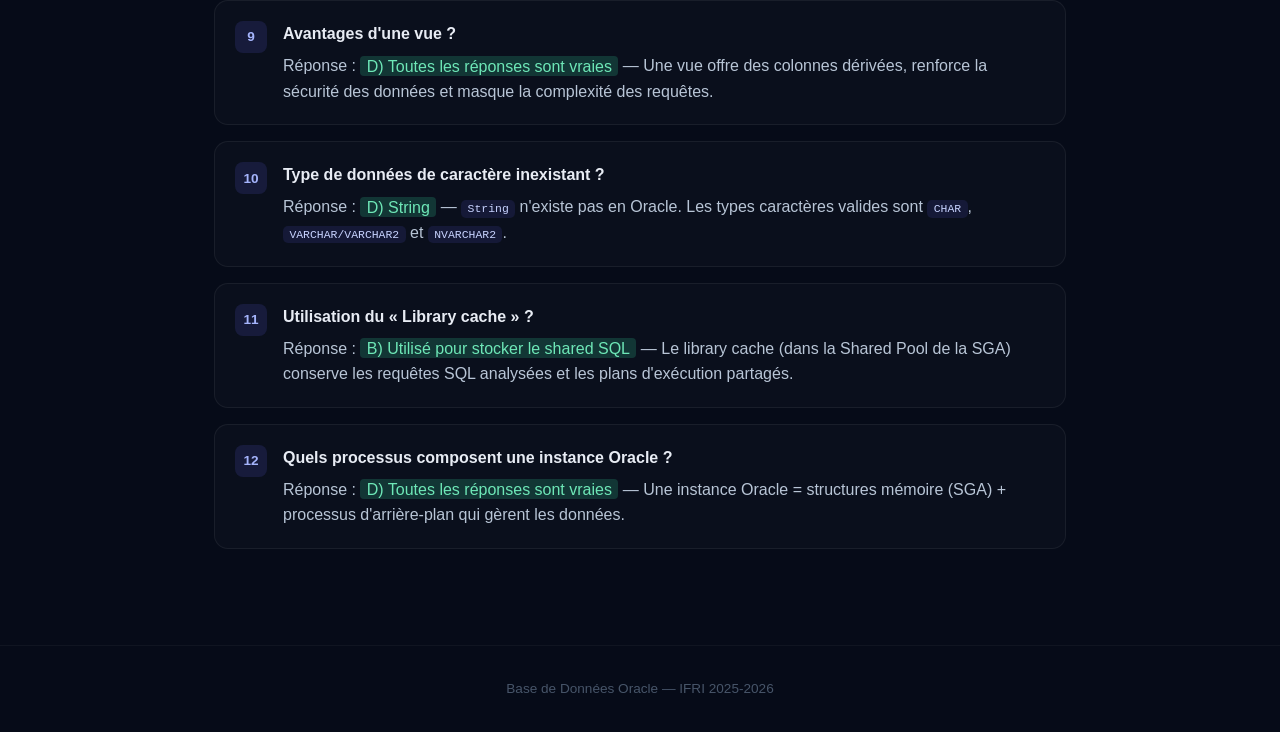
<file: oracle.html>
<!DOCTYPE html>
<html lang="fr">
  <head>
    <meta charset="UTF-8" />
    <meta name="viewport" content="width=device-width, initial-scale=1.0" />
    <title>Base de Donn&eacute;es Oracle | PL/SQL &amp; Administration</title>
    <link
      rel="stylesheet"
      href="https://api.fontshare.com/v2/css?f[]=satoshi@300,400,500,700,900&display=swap"
    />
    <link rel="stylesheet" href="./styles.css" />
  </head>
  <body>
    <nav class="navbar">
      <div class="navbar__brand">
        <span class="navbar__icon">&#9670;</span> BD Oracle
      </div>
      <button
        class="navbar__toggle"
        type="button"
        aria-label="Ouvrir le menu"
        aria-expanded="false"
        aria-controls="navbar-menu"
      >
        <span class="navbar__toggle-bar"></span>
        <span class="navbar__toggle-bar"></span>
        <span class="navbar__toggle-bar"></span>
      </button>
      <ul class="navbar__links" id="navbar-menu">
        <li><a href="index.html" class="nav-link nav-link--page">Technologies Web &amp; Mobile</a></li>
        <li><a href="gp.html" class="nav-link nav-link--page">Gestion de Projet</a></li>
        <li><a href="methodologie.html" class="nav-link nav-link--page">M&eacute;thodologie</a></li>
        <li><a href="#corrections" class="nav-link active" data-section="corrections">Examen 2025</a></li>
        <li><a href="#revisions" class="nav-link" data-section="revisions">R&eacute;visions PL/SQL</a></li>
        <li><a href="#qcm" class="nav-link" data-section="qcm">QCM</a></li>
        <li><a href="#supports" class="nav-link" data-section="supports">Supports</a></li>
      </ul>
    </nav>

    <!-- CORRIGES EXAMEN -->
    <section class="section" id="corrections">
      <div class="section__header">
        <h2>Examen Final &mdash; Mai 2025</h2>
        <p>Base de Donn&eacute;es Oracle &mdash; Dur&eacute;e : 02h30 &mdash; Corrig&eacute;s d&eacute;taill&eacute;s</p>
      </div>

      <div class="tabs">
        <button class="tab active" data-tab="ex1">Exercice 1 &mdash; QCM</button>
        <button class="tab" data-tab="ex2">Exercice 2 &mdash; PL/SQL</button>
        <button class="tab" data-tab="ex3">Exercice 3 &mdash; Trigger</button>
        <button class="tab" data-tab="ex4">Exercice 4 &mdash; Transactions</button>
      </div>

      <div class="tab-panels">
        <!-- EX1 -->
        <div class="tab-panel active" id="panel-ex1">
          <h3>Exercice 1 &mdash; QCM Administration Oracle</h3>
          <p class="note">Tu peux aussi t'entra&icirc;ner sur ces questions en mode interactif dans l'onglet <strong>QCM</strong>.</p>
          <div class="correction-item">
            <span class="num">1</span>
            <div>
              <strong>D&eacute;finitions de poste d'un DBA Oracle ?</strong>
              <p>R&eacute;ponse : <mark>D) Tout ce qui pr&eacute;c&egrave;de</mark> &mdash; Le DBA installe et configure le logiciel, met en &oelig;uvre la strat&eacute;gie de sauvegarde/restauration et g&egrave;re les utilisateurs et leurs privil&egrave;ges.</p>
            </div>
          </div>
          <div class="correction-item">
            <span class="num">2</span>
            <div>
              <strong>Utilit&eacute; d'un Tablespace ?</strong>
              <p>R&eacute;ponse : <mark>D) Toutes les r&eacute;ponses</mark> &mdash; Un tablespace organise tables et index en groupes logiques, peut &ecirc;tre mis en lecture seule (les donn&eacute;es ne changent plus) et permet le transport de donn&eacute;es (transportable tablespaces).</p>
            </div>
          </div>
          <div class="correction-item">
            <span class="num">3</span>
            <div>
              <strong>Composants de l'architecture Oracle ?</strong>
              <p>R&eacute;ponse : <mark>D) Toutes les r&eacute;ponses sont bonnes</mark> &mdash; L'architecture Oracle comprend les processus d'arri&egrave;re-plan, les datafiles (structure physique) et les tablespaces (structure logique).</p>
            </div>
          </div>
          <div class="correction-item">
            <span class="num">4</span>
            <div>
              <strong>Collection d'informations stock&eacute;es &agrave; un moment donn&eacute; ?</strong>
              <p>R&eacute;ponse : <mark>A) Instance de la base de donn&eacute;es</mark> &mdash; L'ensemble des informations stock&eacute;es dans la base &agrave; un instant pr&eacute;cis est appel&eacute; <em>instance</em> (&eacute;tat) de la base de donn&eacute;es. Le <em>sch&eacute;ma</em> en est la description structurelle.</p>
            </div>
          </div>
          <div class="correction-item">
            <span class="num">5</span>
            <div>
              <strong>Tables physiquement stock&eacute;es ensemble partageant une colonne commune ?</strong>
              <p>R&eacute;ponse : <mark>D) Cluster</mark> &mdash; Un cluster regroupe physiquement plusieurs tables qui partagent une ou plusieurs colonnes communes (cl&eacute; de cluster).</p>
            </div>
          </div>
          <div class="correction-item">
            <span class="num">6</span>
            <div>
              <strong>Regrouper des donn&eacute;es de mani&egrave;re logique ?</strong>
              <p>R&eacute;ponse : <mark>B) Tablespace</mark> &mdash; Le tablespace est l'unit&eacute; de stockage <em>logique</em> d'Oracle (par opposition aux datafiles, physiques).</p>
            </div>
          </div>
          <div class="correction-item">
            <span class="num">7</span>
            <div>
              <strong>Quelle ligne produira une erreur ?</strong>
              <p>R&eacute;ponse : <mark>D) Aucune de ces r&eacute;ponses</mark> &mdash; Les trois requ&ecirc;tes <code>SELECT</code> sont syntaxiquement correctes.</p>
            </div>
          </div>
          <div class="correction-item">
            <span class="num">8</span>
            <div>
              <strong>Qu'est-ce qu'un SGBD ?</strong>
              <p>R&eacute;ponse : <mark>A) Collection de nombreux programmes pour acc&eacute;der aux donn&eacute;es</mark> &mdash; Un SGBD est un ensemble de logiciels permettant de cr&eacute;er, g&eacute;rer et interroger des bases de donn&eacute;es.</p>
            </div>
          </div>
          <div class="correction-item">
            <span class="num">9</span>
            <div>
              <strong>Avantages d'une vue ?</strong>
              <p>R&eacute;ponse : <mark>D) Toutes les r&eacute;ponses sont vraies</mark> &mdash; Une vue offre des colonnes d&eacute;riv&eacute;es, renforce la s&eacute;curit&eacute; des donn&eacute;es et masque la complexit&eacute; des requ&ecirc;tes.</p>
            </div>
          </div>
          <div class="correction-item">
            <span class="num">10</span>
            <div>
              <strong>Type de donn&eacute;es de caract&egrave;re inexistant ?</strong>
              <p>R&eacute;ponse : <mark>D) String</mark> &mdash; <code>String</code> n'existe pas en Oracle. Les types caract&egrave;res valides sont <code>CHAR</code>, <code>VARCHAR/VARCHAR2</code> et <code>NVARCHAR2</code>.</p>
            </div>
          </div>
          <div class="correction-item">
            <span class="num">11</span>
            <div>
              <strong>Utilisation du &laquo; Library cache &raquo; ?</strong>
              <p>R&eacute;ponse : <mark>B) Utilis&eacute; pour stocker le shared SQL</mark> &mdash; Le library cache (dans la Shared Pool de la SGA) conserve les requ&ecirc;tes SQL analys&eacute;es et les plans d'ex&eacute;cution partag&eacute;s.</p>
            </div>
          </div>
          <div class="correction-item">
            <span class="num">12</span>
            <div>
              <strong>Quels processus composent une instance Oracle ?</strong>
              <p>R&eacute;ponse : <mark>D) Toutes les r&eacute;ponses sont vraies</mark> &mdash; Une instance Oracle = structures m&eacute;moire (SGA) + processus d'arri&egrave;re-plan qui g&egrave;rent les donn&eacute;es.</p>
            </div>
          </div>
        </div>

        <!-- EX2 -->
        <div class="tab-panel" id="panel-ex2">
          <h3>Exercice 2 &mdash; PL/SQL sur la base EventRequest</h3>
          <p class="note">Sch&eacute;ma : <code>Facility(facNo, facName)</code> &mdash; <code>Customer(custNo, custName, custContact, custPhone, custAddress, custCity, custState, custZip)</code> &mdash; <code>EventRequest(eventNo, facNo#, custNo#, dateHeld, dateReq, dateAuth, status, estCost, estAudience)</code></p>
          <div class="correction-item">
            <span class="num">1</span>
            <div>
              <strong>Proc&eacute;dure custProfile</strong>
              <p>Affiche toutes les caract&eacute;ristiques du client dont le num&eacute;ro est pass&eacute; en param&egrave;tre.</p>
              <pre><code>CREATE OR REPLACE PROCEDURE custProfile (
    p_custNo IN Customer.custNo%TYPE
)
IS
    v_cust Customer%ROWTYPE;                          -- (1)
BEGIN
    SELECT *
    INTO v_cust
    FROM Customer
    WHERE custNo = p_custNo;                          -- (2)

    DBMS_OUTPUT.PUT_LINE('Numero   : ' || v_cust.custNo);
    DBMS_OUTPUT.PUT_LINE('Nom      : ' || v_cust.custName);
    DBMS_OUTPUT.PUT_LINE('Contact  : ' || v_cust.custContact);
    DBMS_OUTPUT.PUT_LINE('Tel      : ' || v_cust.custPhone);
    DBMS_OUTPUT.PUT_LINE('Adresse  : ' || v_cust.custAddress);
    DBMS_OUTPUT.PUT_LINE('Ville    : ' || v_cust.custCity);
    DBMS_OUTPUT.PUT_LINE('Etat     : ' || v_cust.custState);
    DBMS_OUTPUT.PUT_LINE('Zip      : ' || v_cust.custZip);
                                                      -- (3)
END;
/</code></pre>
            </div>
          </div>
          <div class="correction-item">
            <span class="num">2</span>
            <div>
              <strong>Traitement d'exception (client inexistant)</strong>
              <p>Il suffit d'ins&eacute;rer une section <code>EXCEPTION</code> &agrave; l'endroit <strong>(3)</strong>, juste avant le <code>END;</code>. Le <code>SELECT ... INTO</code> en <strong>(2)</strong> l&egrave;ve automatiquement <code>NO_DATA_FOUND</code> si le num&eacute;ro n'existe pas :</p>
              <pre><code>-- Code a inserer en (3) :
EXCEPTION
    WHEN NO_DATA_FOUND THEN
        DBMS_OUTPUT.PUT_LINE(
            'Le client ' || p_custNo || ' n''existe pas.'
        );
        -- ou : RAISE_APPLICATION_ERROR(-20001, 'Client inexistant');</code></pre>
            </div>
          </div>
          <div class="correction-item">
            <span class="num">3</span>
            <div>
              <strong>Bloc anonyme &mdash; affichage tri&eacute; par co&ucirc;t estim&eacute; d&eacute;croissant</strong>
              <pre><code>BEGIN
    FOR r IN (
        SELECT e.eventNo, f.facName, c.custName, e.estCost, e.status
        FROM EventRequest e
        JOIN Facility f ON f.facNo  = e.facNo
        JOIN Customer c ON c.custNo = e.custNo
        ORDER BY e.estCost DESC
    ) LOOP
        DBMS_OUTPUT.PUT_LINE(
            r.eventNo  || ' - ' || r.facName || ' - ' ||
            r.custName || ' - ' || r.estCost || ' - ' || r.status
        );
    END LOOP;
END;
/</code></pre>
            </div>
          </div>
          <div class="correction-item">
            <span class="num">4</span>
            <div>
              <strong>D&eacute;clencheur eventCheck</strong>
              <p>V&eacute;rifie &agrave; chaque insertion ou modification que <code>dateAuth</code> est renseign&eacute;e, puis que <code>dateReq &le; dateAuth &le; dateHeld</code>.</p>
              <pre><code>CREATE OR REPLACE TRIGGER eventCheck
BEFORE INSERT OR UPDATE
ON EventRequest
FOR EACH ROW
BEGIN
    IF :NEW.dateAuth IS NULL THEN
        RAISE_APPLICATION_ERROR(
            -20001, 'Erreur d''autorisation'
        );
    END IF;

    IF :NEW.dateAuth &lt; :NEW.dateReq
       OR :NEW.dateHeld &lt; :NEW.dateAuth THEN
        RAISE_APPLICATION_ERROR(
            -20002, 'Erreur de date'
        );
    END IF;
END;
/</code></pre>
            </div>
          </div>
          <div class="correction-item">
            <span class="num">5</span>
            <div>
              <strong>Bloc anonyme &mdash; cr&eacute;ation d'une vue par &eacute;tablissement</strong>
              <p>On utilise du <strong>SQL dynamique</strong> (<code>EXECUTE IMMEDIATE</code>). Les noms d'&eacute;tablissements pouvant contenir des espaces, on les remplace par des underscores (ou on entoure le nom de guillemets doubles).</p>
              <pre><code>BEGIN
    FOR f IN (SELECT facNo, facName FROM Facility) LOOP
        EXECUTE IMMEDIATE
            'CREATE OR REPLACE VIEW facility' ||
            REPLACE(f.facName, ' ', '_') ||
            ' AS SELECT eventNo, status, estCost, estAudience' ||
            ' FROM EventRequest WHERE facNo = ' || f.facNo;
    END LOOP;
END;
/</code></pre>
            </div>
          </div>
        </div>

        <!-- EX3 -->
        <div class="tab-panel" id="panel-ex3">
          <h3>Exercice 3 &mdash; Trigger de contr&ocirc;le de capacit&eacute; disque</h3>
          <p class="note">Sch&eacute;ma : <code>DISQUE(CodeDisque, nom, capacite, vitesse, fabricant)</code> &mdash; <code>PARTITION(NumPartition, nomPartition, taille, #CodeDisque)</code></p>
          <div class="correction-item">
            <span class="num">1</span>
            <div>
              <strong>Principe</strong>
              <p>Avant chaque insertion dans <code>PARTITION</code>, on calcule la somme des tailles des partitions d&eacute;j&agrave; pr&eacute;sentes sur le disque concern&eacute;, on y ajoute la taille de la nouvelle partition, et on compare &agrave; la capacit&eacute; du disque. Si la capacit&eacute; est d&eacute;pass&eacute;e, on l&egrave;ve une erreur : l'insertion est annul&eacute;e.</p>
            </div>
          </div>
          <div class="correction-item">
            <span class="num">2</span>
            <div>
              <strong>Code du trigger</strong>
              <pre><code>CREATE OR REPLACE TRIGGER verif_taille_partition
BEFORE INSERT ON PARTITION
FOR EACH ROW
DECLARE
    v_capacite     DISQUE.capacite%TYPE;
    v_taille_totale NUMBER;
BEGIN
    -- Capacite du disque concerne
    SELECT capacite
    INTO v_capacite
    FROM DISQUE
    WHERE CodeDisque = :NEW.CodeDisque;

    -- Taille deja occupee par les partitions existantes
    SELECT NVL(SUM(taille), 0)
    INTO v_taille_totale
    FROM PARTITION
    WHERE CodeDisque = :NEW.CodeDisque;

    -- Verification (y compris la nouvelle partition)
    IF v_taille_totale + :NEW.taille &gt; v_capacite THEN
        RAISE_APPLICATION_ERROR(
            -20010,
            'Insertion impossible : la taille totale des partitions (' ||
            (v_taille_totale + :NEW.taille) ||
            ') depasse la capacite du disque (' || v_capacite || ').'
        );
    END IF;
END;
/</code></pre>
              <p><em>Remarque :</em> <code>RAISE_APPLICATION_ERROR</code> interrompt l'instruction <code>INSERT</code> en cours, donc l'enregistrement n'est pas effectu&eacute; et le message d'anomalie est affich&eacute;.</p>
            </div>
          </div>
        </div>

        <!-- EX4 -->
        <div class="tab-panel" id="panel-ex4">
          <h3>Exercice 4 &mdash; Transactions (COMMIT / ROLLBACK)</h3>
          <p class="note">Table <code>ETIQUETTES(Et1, Et2)</code> initialement vide.</p>
          <div class="correction-item">
            <span class="num">1</span>
            <div>
              <strong>Trace pas &agrave; pas</strong>
              <p><strong>&Eacute;tape 1</strong> &mdash; 5 insertions : (A,A) (A,B) (A,C) (B,A) (B,B), puis <code>ROLLBACK</code> &rarr; table <mark>vide</mark> (rien n'&eacute;tait valid&eacute;).</p>
              <p><strong>&Eacute;tape 2</strong> &mdash; <code>INSERT (B,C)</code> puis <code>COMMIT</code> &rarr; table = {(B,C)}.</p>
              <p><strong>&Eacute;tape 3</strong> &mdash; <code>UPDATE Et2='Z' WHERE Et1='B'</code> &rarr; (B,C) devient (B,Z). <code>INSERT (B,B)</code> puis <code>COMMIT</code> &rarr; table = <mark>{(B,Z), (B,B)}</mark> (point de validation).</p>
              <p><strong>&Eacute;tape 4</strong> &mdash; Insertions (C,A) (C,B) (C,C) puis <code>DELETE FROM ETIQUETTES</code> puis <code>ROLLBACK</code> &rarr; retour au dernier COMMIT : table = {(B,Z), (B,B)}.</p>
              <p><strong>&Eacute;tape 5</strong> &mdash; Mises &agrave; jour finales :</p>
              <p>
                <code>UPDATE Et1='Z'</code> &rarr; {(Z,Z), (Z,B)}<br>
                <code>UPDATE Et1='B' WHERE Et2='B'</code> &rarr; {(Z,Z), (B,B)}<br>
                <code>UPDATE Et1='C' WHERE Et2='C'</code> &rarr; aucune ligne avec Et2='C' &rarr; inchang&eacute;<br>
                <code>UPDATE Et2='B' WHERE Et1='A'</code> &rarr; aucune ligne avec Et1='A' &rarr; inchang&eacute;<br>
                <code>COMMIT</code>
              </p>
            </div>
          </div>
          <div class="correction-item">
            <span class="num">2</span>
            <div>
              <strong>Contenu final de la table</strong>
              <div class="uml-box">
                <div class="uml-title">ETIQUETTES</div>
                <div class="uml-section">
                  Et1 = 'Z' &nbsp;|&nbsp; Et2 = 'Z'<br>
                  Et1 = 'B' &nbsp;|&nbsp; Et2 = 'B'
                </div>
              </div>
              <p>La table contient <mark>2 lignes : (Z, Z) et (B, B)</mark>.</p>
            </div>
          </div>
        </div>
      </div>
    </section>

    <!-- REVISIONS PL/SQL -->
    <section class="section section--hidden" id="revisions">
      <div class="section__header">
        <h2>Exercices de r&eacute;vision PL/SQL</h2>
        <p>Proc&eacute;dures, fonctions et triggers &mdash; &eacute;nonc&eacute;s et solutions compl&egrave;tes</p>
      </div>

      <div class="tabs">
        <button class="tab active" data-tab="proc">Proc&eacute;dures</button>
        <button class="tab" data-tab="fonc">Fonctions</button>
        <button class="tab" data-tab="trig">Triggers</button>
      </div>

      <div class="tab-panels">
        <!-- PROCEDURES -->
        <div class="tab-panel active" id="panel-proc">
          <h3>Partie 1 &mdash; Proc&eacute;dures <span class="pts">Ex. 1 &agrave; 4</span></h3>
          <p class="note">Sch&eacute;ma : <code>Departement(id_dept, nom_dept)</code> &mdash; <code>Employe(id_emp, nom, salaire, date_embauche, id_dept)</code> &mdash; <code>Historique_Salaire(id_hist, id_emp, ancien_salaire, nouveau_salaire, date_modification)</code></p>
          <div class="correction-item">
            <span class="num">1</span>
            <div>
              <strong>Augmentation de salaire</strong>
              <p>Re&ccedil;oit l'identifiant d'un employ&eacute; et un pourcentage, et augmente son salaire d'autant.</p>
              <pre><code>CREATE OR REPLACE PROCEDURE augmenter_salaire (
    p_id_emp IN Employe.id_emp%TYPE,
    p_pourcentage IN NUMBER
)
IS
BEGIN
    UPDATE Employe
    SET salaire = salaire + (salaire * p_pourcentage / 100)
    WHERE id_emp = p_id_emp;

    COMMIT;
END;
/</code></pre>
            </div>
          </div>
          <div class="correction-item">
            <span class="num">2</span>
            <div>
              <strong>Prime d&eacute;partementale</strong>
              <p>Augmente de 5 % le salaire de tous les employ&eacute;s d'un d&eacute;partement.</p>
              <pre><code>CREATE OR REPLACE PROCEDURE prime_departement (
    p_id_dept IN Departement.id_dept%TYPE
)
IS
BEGIN
    UPDATE Employe
    SET salaire = salaire * 1.05
    WHERE id_dept = p_id_dept;

    COMMIT;
END;
/</code></pre>
            </div>
          </div>
          <div class="correction-item">
            <span class="num">3</span>
            <div>
              <strong>Embauche d'un employ&eacute;</strong>
              <p>Ajoute un employ&eacute; apr&egrave;s avoir v&eacute;rifi&eacute; que le d&eacute;partement existe ; sinon, l&egrave;ve une exception personnalis&eacute;e.</p>
              <pre><code>CREATE OR REPLACE PROCEDURE embaucher_employe (
    p_id_emp IN NUMBER,
    p_nom IN VARCHAR2,
    p_salaire IN NUMBER,
    p_id_dept IN NUMBER
)
IS
    v_count NUMBER;
    dept_inexistant EXCEPTION;
BEGIN
    SELECT COUNT(*)
    INTO v_count
    FROM Departement
    WHERE id_dept = p_id_dept;

    IF v_count = 0 THEN
        RAISE dept_inexistant;
    END IF;

    INSERT INTO Employe(id_emp, nom, salaire, date_embauche, id_dept)
    VALUES(p_id_emp, p_nom, p_salaire, SYSDATE, p_id_dept);

    COMMIT;

EXCEPTION
    WHEN dept_inexistant THEN
        RAISE_APPLICATION_ERROR(-20001, 'Departement inexistant');
END;
/</code></pre>
            </div>
          </div>
          <div class="correction-item">
            <span class="num">4</span>
            <div>
              <strong>Rapport d&eacute;partemental</strong>
              <p>Affiche le nombre d'employ&eacute;s, le salaire moyen et le salaire maximum d'un d&eacute;partement avec <code>DBMS_OUTPUT.PUT_LINE</code>.</p>
              <pre><code>CREATE OR REPLACE PROCEDURE rapport_departement (
    p_id_dept IN NUMBER
)
IS
    v_nb NUMBER;
    v_moyenne NUMBER;
    v_max NUMBER;
BEGIN
    SELECT COUNT(*), AVG(salaire), MAX(salaire)
    INTO v_nb, v_moyenne, v_max
    FROM Employe
    WHERE id_dept = p_id_dept;

    DBMS_OUTPUT.PUT_LINE('Nombre employes : ' || v_nb);
    DBMS_OUTPUT.PUT_LINE('Salaire moyen   : ' || NVL(v_moyenne, 0));
    DBMS_OUTPUT.PUT_LINE('Salaire maximum : ' || NVL(v_max, 0));
END;
/</code></pre>
            </div>
          </div>
        </div>

        <!-- FONCTIONS -->
        <div class="tab-panel" id="panel-fonc">
          <h3>Partie 2 &mdash; Fonctions <span class="pts">Ex. 5 &agrave; 8</span></h3>
          <div class="correction-item">
            <span class="num">5</span>
            <div>
              <strong>Salaire annuel</strong>
              <p>Retourne le salaire annuel d'un employ&eacute; (salaire mensuel &times; 12).</p>
              <pre><code>CREATE OR REPLACE FUNCTION salaire_annuel (
    p_id_emp IN NUMBER
)
RETURN NUMBER
IS
    v_salaire Employe.salaire%TYPE;
BEGIN
    SELECT salaire
    INTO v_salaire
    FROM Employe
    WHERE id_emp = p_id_emp;

    RETURN v_salaire * 12;
END;
/</code></pre>
            </div>
          </div>
          <div class="correction-item">
            <span class="num">6</span>
            <div>
              <strong>Anciennet&eacute;</strong>
              <p>Retourne le nombre d'ann&eacute;es d'anciennet&eacute; d'un employ&eacute;.</p>
              <pre><code>CREATE OR REPLACE FUNCTION anciennete (
    p_id_emp IN NUMBER
)
RETURN NUMBER
IS
    v_date DATE;
BEGIN
    SELECT date_embauche
    INTO v_date
    FROM Employe
    WHERE id_emp = p_id_emp;

    RETURN TRUNC(MONTHS_BETWEEN(SYSDATE, v_date) / 12);
END;
/</code></pre>
            </div>
          </div>
          <div class="correction-item">
            <span class="num">7</span>
            <div>
              <strong>Classification salariale</strong>
              <p>&lt; 1000 &rarr; Junior &mdash; 1000 &agrave; 3000 &rarr; Confirm&eacute; &mdash; &gt; 3000 &rarr; Senior.</p>
              <pre><code>CREATE OR REPLACE FUNCTION classification_salariale (
    p_salaire IN NUMBER
)
RETURN VARCHAR2
IS
BEGIN
    IF p_salaire &lt; 1000 THEN
        RETURN 'Junior';
    ELSIF p_salaire &lt;= 3000 THEN
        RETURN 'Confirme';
    ELSE
        RETURN 'Senior';
    END IF;
END;
/</code></pre>
            </div>
          </div>
          <div class="correction-item">
            <span class="num">8</span>
            <div>
              <strong>Masse salariale</strong>
              <p>Retourne la masse salariale totale d'un d&eacute;partement.</p>
              <pre><code>CREATE OR REPLACE FUNCTION masse_salariale (
    p_id_dept IN NUMBER
)
RETURN NUMBER
IS
    v_total NUMBER;
BEGIN
    SELECT NVL(SUM(salaire), 0)
    INTO v_total
    FROM Employe
    WHERE id_dept = p_id_dept;

    RETURN v_total;
END;
/</code></pre>
            </div>
          </div>
        </div>

        <!-- TRIGGERS -->
        <div class="tab-panel" id="panel-trig">
          <h3>Partie 3 &mdash; Triggers <span class="pts">Ex. 9 &agrave; 12</span></h3>
          <div class="correction-item">
            <span class="num">9</span>
            <div>
              <strong>Historisation des salaires</strong>
              <p>Avant toute modification de salaire, enregistre le changement dans <code>Historique_Salaire</code>. Comme <code>id_hist</code> est une cl&eacute; primaire, on cr&eacute;e d'abord une s&eacute;quence.</p>
              <pre><code>CREATE SEQUENCE seq_hist
START WITH 1
INCREMENT BY 1;

CREATE OR REPLACE TRIGGER trg_historique_salaire
BEFORE UPDATE OF salaire
ON Employe
FOR EACH ROW
BEGIN
    INSERT INTO Historique_Salaire(
        id_hist, id_emp, ancien_salaire,
        nouveau_salaire, date_modification
    )
    VALUES(
        seq_hist.NEXTVAL, :OLD.id_emp, :OLD.salaire,
        :NEW.salaire, SYSDATE
    );
END;
/</code></pre>
            </div>
          </div>
          <div class="correction-item">
            <span class="num">10</span>
            <div>
              <strong>Contr&ocirc;le du salaire</strong>
              <p>Emp&ecirc;che l'insertion ou la mise &agrave; jour d'un salaire n&eacute;gatif.</p>
              <pre><code>CREATE OR REPLACE TRIGGER trg_controle_salaire
BEFORE INSERT OR UPDATE OF salaire
ON Employe
FOR EACH ROW
BEGIN
    IF :NEW.salaire &lt; 0 THEN
        RAISE_APPLICATION_ERROR(
            -20002, 'Salaire negatif interdit'
        );
    END IF;
END;
/</code></pre>
            </div>
          </div>
          <div class="correction-item">
            <span class="num">11</span>
            <div>
              <strong>Date d'embauche automatique</strong>
              <p>Renseigne <code>date_embauche</code> avec <code>SYSDATE</code> si elle n'est pas fournie &agrave; l'insertion.</p>
              <pre><code>CREATE OR REPLACE TRIGGER trg_date_embauche
BEFORE INSERT
ON Employe
FOR EACH ROW
BEGIN
    IF :NEW.date_embauche IS NULL THEN
        :NEW.date_embauche := SYSDATE;
    END IF;
END;
/</code></pre>
            </div>
          </div>
          <div class="correction-item">
            <span class="num">12</span>
            <div>
              <strong>Limitation des augmentations (max 30 %)</strong>
              <pre><code>CREATE OR REPLACE TRIGGER trg_limite_augmentation
BEFORE UPDATE OF salaire
ON Employe
FOR EACH ROW
BEGIN
    IF :NEW.salaire &gt; :OLD.salaire * 1.30 THEN
        RAISE_APPLICATION_ERROR(
            -20003,
            'Augmentation superieure a 30% interdite'
        );
    END IF;
END;
/</code></pre>
            </div>
          </div>
          <div class="correction-item">
            <span class="num">12b</span>
            <div>
              <strong>Suppression prot&eacute;g&eacute;e (d&eacute;partement &lt; 3 employ&eacute;s)</strong>
              <pre><code>CREATE OR REPLACE TRIGGER trg_interdire_suppression
BEFORE DELETE
ON Employe
FOR EACH ROW
DECLARE
    v_nb NUMBER;
BEGIN
    SELECT COUNT(*)
    INTO v_nb
    FROM Employe
    WHERE id_dept = :OLD.id_dept;

    IF v_nb &lt; 3 THEN
        RAISE_APPLICATION_ERROR(
            -20004,
            'Suppression interdite : moins de 3 employes dans le departement'
        );
    END IF;
END;
/</code></pre>
              <p><em>Remarque importante :</em> ce trigger peut provoquer une erreur de <strong>table mutante</strong> (mutating table) car il interroge la table <code>Employe</code> pendant une suppression sur cette m&ecirc;me table. Solution classique : utiliser un <strong>trigger compos&eacute;</strong> (compound trigger) ou un trigger de niveau instruction (<code>BEFORE DELETE</code> sans <code>FOR EACH ROW</code>).</p>
            </div>
          </div>
        </div>
      </div>
    </section>

    <!-- QCM -->
    <section class="section section--dark section--hidden" id="qcm">
      <div class="section__header">
        <h2>QCM Oracle &mdash; 80 questions</h2>
        <p>Examen (12) + architecture, administration, PL/SQL, triggers, transactions et SQL &mdash; score calcul&eacute; en temps r&eacute;el</p>
      </div>

      <div class="progress-wrapper">
        <div class="progress-bar">
          <div class="progress-bar__fill" id="progress-fill"></div>
        </div>
        <span class="progress-text" id="progress-text">0%</span>
      </div>

      <div class="quiz-card" id="quiz-card">
        <div class="quiz-card__header">
          <span id="quiz-category" class="quiz-category"></span>
          <span id="quiz-counter" class="quiz-counter"></span>
        </div>

        <h3 id="question-text" class="quiz-card__question"></h3>
        <div id="answers" class="quiz-card__answers"></div>
        <div id="feedback" class="quiz-card__feedback" aria-live="polite"></div>

        <div class="quiz-card__actions">
          <button type="button" id="prev-btn" class="btn btn--ghost" disabled>&#8592; Pr&eacute;c&eacute;dent</button>
          <button type="button" id="validate-btn" class="btn btn--primary">Valider</button>
          <button type="button" id="next-btn" class="btn btn--ghost">Suivant &#8594;</button>
        </div>
      </div>

      <div id="result" class="quiz-result hidden">
        <div class="quiz-result__icon" id="result-icon"></div>
        <h3 id="result-title"></h3>
        <p id="result-score"></p>
        <button type="button" id="restart-btn" class="btn btn--primary">Recommencer</button>
      </div>
    </section>

    <!-- SUPPORTS -->
    <section class="section section--hidden" id="supports">
      <div class="section__header">
        <h2>Supports de cours</h2>
        <p>Tous les documents PDF du cours Base de Donn&eacute;es Oracle</p>
      </div>

      <div class="resource-grid">
        <a class="resource-card" href="./oracle/Support_Cours_Module1.pdf" target="_blank" rel="noopener">
          <span class="resource-card__icon">&#128218;</span>
          <span class="resource-card__title">Module 1</span>
          <span class="resource-card__desc">Support de cours &mdash; PDF</span>
        </a>
        <a class="resource-card" href="./oracle/Support_Cours_Module2.pdf" target="_blank" rel="noopener">
          <span class="resource-card__icon">&#128218;</span>
          <span class="resource-card__title">Module 2</span>
          <span class="resource-card__desc">Support de cours &mdash; PDF</span>
        </a>
        <a class="resource-card" href="./oracle/Support_Cours_Module3.pdf" target="_blank" rel="noopener">
          <span class="resource-card__icon">&#128218;</span>
          <span class="resource-card__title">Module 3</span>
          <span class="resource-card__desc">Support de cours &mdash; PDF</span>
        </a>
        <a class="resource-card" href="./oracle/Support_Cours_Module4.pdf" target="_blank" rel="noopener">
          <span class="resource-card__icon">&#128218;</span>
          <span class="resource-card__title">Module 4</span>
          <span class="resource-card__desc">Support de cours &mdash; PDF</span>
        </a>
        <a class="resource-card" href="./oracle/CoursSQL.pdf" target="_blank" rel="noopener">
          <span class="resource-card__icon">&#128209;</span>
          <span class="resource-card__title">Cours SQL</span>
          <span class="resource-card__desc">Rappels SQL &mdash; PDF</span>
        </a>
        <a class="resource-card" href="./oracle/EXECRICE%20PROCEDURE%20FONCTION%20IFRI%202026.pdf" target="_blank" rel="noopener">
          <span class="resource-card__icon">&#9999;&#65039;</span>
          <span class="resource-card__title">Exercices PL/SQL</span>
          <span class="resource-card__desc">Proc&eacute;dures &amp; fonctions IFRI 2026 &mdash; PDF</span>
        </a>
      </div>
    </section>

    <footer class="footer">
      <p>Base de Donn&eacute;es Oracle &mdash; IFRI 2025-2026</p>
    </footer>

    <script src="./nav.js"></script>
    <script src="./oracle-data.js"></script>
    <script src="./oracle-script.js"></script>
  </body>
</html>
</file>
<file: styles.css>
/* ===== RESET & BASE ===== */
*,
*::before,
*::after {
  box-sizing: border-box;
  margin: 0;
  padding: 0;
}

html {
  scroll-behavior: smooth;
}

body {
  font-family: "Satoshi", -apple-system, sans-serif;
  background: #060b18;
  color: #e8ecf4;
  line-height: 1.6;
  overflow-x: hidden;
}

a {
  color: inherit;
  text-decoration: none;
}

/* ===== NAVBAR ===== */
.navbar {
  position: fixed;
  top: 0;
  left: 0;
  right: 0;
  z-index: 100;
  display: flex;
  align-items: center;
  justify-content: space-between;
  padding: 1rem 2rem;
  background: rgba(6, 11, 24, 0.85);
  backdrop-filter: blur(12px);
  border-bottom: 1px solid rgba(255, 255, 255, 0.06);
}

.navbar__brand {
  font-weight: 700;
  font-size: 1.1rem;
  display: flex;
  align-items: center;
  gap: 0.5rem;
  cursor: pointer;
}

.navbar__icon {
  color: #818cf8;
}

.navbar__links {
  list-style: none;
  display: flex;
  gap: 1.5rem;
}

.navbar__links a {
  font-size: 0.9rem;
  font-weight: 500;
  opacity: 0.7;
  transition: opacity 0.2s, color 0.2s;
}

.navbar__links a:hover {
  opacity: 1;
}

.navbar__links a.active {
  opacity: 1;
  color: #a5b4fc;
}

.navbar__links a.nav-link--page {
  color: #c7d2fe;
  border: 1px solid rgba(129, 140, 248, 0.35);
  border-radius: 8px;
  padding: 0.35rem 0.75rem;
}

.navbar__links a.nav-link--page:hover {
  background: rgba(99, 102, 241, 0.15);
  border-color: rgba(129, 140, 248, 0.6);
}

.navbar__toggle {
  display: none;
  flex-direction: column;
  justify-content: center;
  gap: 5px;
  width: 2.5rem;
  height: 2.5rem;
  padding: 0.4rem;
  border: 1px solid rgba(255, 255, 255, 0.12);
  border-radius: 10px;
  background: rgba(255, 255, 255, 0.04);
  cursor: pointer;
}

.navbar__toggle-bar {
  display: block;
  width: 100%;
  height: 2px;
  background: #e8ecf4;
  border-radius: 2px;
  transition: transform 0.25s ease, opacity 0.2s ease;
}

.navbar--open .navbar__toggle-bar:nth-child(1) {
  transform: translateY(7px) rotate(45deg);
}

.navbar--open .navbar__toggle-bar:nth-child(2) {
  opacity: 0;
}

.navbar--open .navbar__toggle-bar:nth-child(3) {
  transform: translateY(-7px) rotate(-45deg);
}

body.menu-open {
  overflow: hidden;
}


/* ===== BUTTONS ===== */
.btn {
  display: inline-flex;
  align-items: center;
  gap: 0.4rem;
  padding: 0.75rem 1.5rem;
  border-radius: 12px;
  font: inherit;
  font-weight: 600;
  font-size: 0.95rem;
  cursor: pointer;
  border: none;
  transition: all 0.2s ease;
}

.btn--primary {
  background: #6366f1;
  color: #fff;
  box-shadow: 0 4px 20px rgba(99, 102, 241, 0.3);
}

.btn--primary:hover {
  background: #4f46e5;
  transform: translateY(-1px);
  box-shadow: 0 6px 28px rgba(99, 102, 241, 0.4);
}

.btn--outline {
  background: transparent;
  color: #c7d2fe;
  border: 1px solid rgba(199, 210, 254, 0.3);
}

.btn--outline:hover {
  border-color: rgba(199, 210, 254, 0.6);
  background: rgba(199, 210, 254, 0.05);
}

.btn--ghost {
  background: rgba(255, 255, 255, 0.05);
  color: #c7d2fe;
  border: 1px solid rgba(255, 255, 255, 0.1);
}

.btn--ghost:hover:not(:disabled) {
  background: rgba(255, 255, 255, 0.1);
}

.btn:disabled {
  opacity: 0.4;
  cursor: not-allowed;
}

/* ===== SECTIONS ===== */
.section {
  padding: 5rem 1.5rem;
  max-width: 900px;
  margin: 0 auto;
}

.section--hidden {
  display: none;
}

.section:not(.section--hidden) {
  padding-top: 6rem;
}

.section--dark {
  max-width: 100%;
  background: #0a0f1f;
  padding: 5rem 1.5rem;
}

.section--dark > * {
  max-width: 900px;
  margin-left: auto;
  margin-right: auto;
}

.section__header {
  text-align: center;
  margin-bottom: 3rem;
}

.section__header h2 {
  font-size: 2rem;
  font-weight: 800;
  margin-bottom: 0.5rem;
}

.section__header p {
  color: #94a3b8;
}

/* ===== TABS ===== */
.tabs {
  display: flex;
  gap: 0.4rem;
  overflow-x: auto;
  padding-bottom: 0.5rem;
  margin-bottom: 1.5rem;
}

.tab {
  padding: 0.6rem 1.2rem;
  border-radius: 10px;
  background: rgba(255, 255, 255, 0.04);
  border: 1px solid rgba(255, 255, 255, 0.08);
  color: #94a3b8;
  font: inherit;
  font-size: 0.88rem;
  font-weight: 500;
  cursor: pointer;
  white-space: nowrap;
  transition: all 0.2s;
}

.tab:hover {
  background: rgba(255, 255, 255, 0.08);
  color: #e8ecf4;
}

.tab.active {
  background: #6366f1;
  border-color: #818cf8;
  color: #fff;
}

/* ===== TAB PANELS ===== */
.tab-panel {
  display: none;
  animation: fadeIn 0.3s ease;
}

.tab-panel.active {
  display: block;
}

@keyframes fadeIn {
  from { opacity: 0; transform: translateY(8px); }
  to { opacity: 1; transform: translateY(0); }
}

.tab-panel h3 {
  font-size: 1.2rem;
  margin-bottom: 1.5rem;
  padding-bottom: 0.75rem;
  border-bottom: 1px solid rgba(255, 255, 255, 0.08);
}

.pts {
  font-size: 0.75rem;
  font-weight: 500;
  background: rgba(99, 102, 241, 0.2);
  color: #a5b4fc;
  padding: 0.2rem 0.6rem;
  border-radius: 6px;
  margin-left: 0.5rem;
}

/* ===== CORRECTION ITEMS ===== */
.correction-item {
  display: flex;
  gap: 1rem;
  padding: 1.25rem;
  margin-bottom: 1rem;
  background: rgba(255, 255, 255, 0.02);
  border: 1px solid rgba(255, 255, 255, 0.06);
  border-radius: 14px;
  transition: border-color 0.2s;
}

.correction-item:hover {
  border-color: rgba(99, 102, 241, 0.3);
}

.num {
  flex-shrink: 0;
  width: 2rem;
  height: 2rem;
  display: flex;
  align-items: center;
  justify-content: center;
  border-radius: 8px;
  background: rgba(99, 102, 241, 0.15);
  color: #a5b4fc;
  font-weight: 700;
  font-size: 0.85rem;
}

.correction-item p {
  margin-top: 0.4rem;
  color: #b8c5d6;
}

.correction-item strong {
  color: #e8ecf4;
}

.correction-item code {
  background: rgba(99, 102, 241, 0.12);
  padding: 0.15rem 0.4rem;
  border-radius: 5px;
  font-size: 0.88em;
  color: #c7d2fe;
}

.correction-item pre {
  background: #0c1225;
  border: 1px solid rgba(255, 255, 255, 0.06);
  border-radius: 10px;
  padding: 1rem;
  overflow-x: auto;
  margin-top: 0.75rem;
  font-size: 0.85rem;
  line-height: 1.5;
}

.correction-item mark {
  background: rgba(52, 211, 153, 0.2);
  color: #6ee7b7;
  padding: 0.1rem 0.4rem;
  border-radius: 4px;
}

.note {
  background: rgba(251, 191, 36, 0.08);
  border: 1px solid rgba(251, 191, 36, 0.2);
  border-radius: 10px;
  padding: 0.75rem 1rem;
  margin-bottom: 1.5rem;
  font-size: 0.9rem;
  color: #fbbf24;
}

/* ===== UML BOX ===== */
.uml-box {
  border: 2px solid #6366f1;
  border-radius: 10px;
  overflow: hidden;
  margin-top: 0.75rem;
  max-width: 320px;
}

.uml-title {
  background: #6366f1;
  color: #fff;
  font-weight: 700;
  text-align: center;
  padding: 0.5rem;
}

.uml-section {
  padding: 0.75rem 1rem;
  border-top: 1px solid rgba(99, 102, 241, 0.3);
  font-family: monospace;
  font-size: 0.82rem;
  line-height: 1.6;
  color: #c7d2fe;
}

/* ===== QUIZ SELECTOR ===== */
.quiz-selector {
  display: grid;
  grid-template-columns: repeat(auto-fit, minmax(250px, 1fr));
  gap: 1rem;
  margin-bottom: 2rem;
}

.quiz-tab {
  display: flex;
  align-items: center;
  gap: 1rem;
  padding: 1.25rem;
  border-radius: 14px;
  background: rgba(255, 255, 255, 0.03);
  border: 1px solid rgba(255, 255, 255, 0.08);
  cursor: pointer;
  font: inherit;
  color: #94a3b8;
  text-align: left;
  transition: all 0.25s ease;
}

.quiz-tab:hover {
  background: rgba(255, 255, 255, 0.06);
  border-color: rgba(99, 102, 241, 0.3);
}

.quiz-tab.active {
  background: rgba(99, 102, 241, 0.1);
  border-color: #6366f1;
  color: #e8ecf4;
}

.quiz-tab__icon {
  font-size: 1.8rem;
}

.quiz-tab__label {
  font-weight: 600;
  font-size: 0.95rem;
}

.quiz-tab__label small {
  font-weight: 400;
  color: #64748b;
}

/* ===== PROGRESS BAR ===== */
.progress-wrapper {
  display: flex;
  align-items: center;
  gap: 1rem;
  margin-bottom: 2rem;
}

.progress-bar {
  flex: 1;
  height: 8px;
  background: rgba(255, 255, 255, 0.06);
  border-radius: 99px;
  overflow: hidden;
}

.progress-bar__fill {
  height: 100%;
  width: 0%;
  background: linear-gradient(90deg, #6366f1, #8b5cf6);
  border-radius: 99px;
  transition: width 0.4s ease;
}

.progress-text {
  font-size: 0.85rem;
  font-weight: 600;
  color: #a5b4fc;
  min-width: 3rem;
  text-align: right;
}

/* ===== QUIZ CARD ===== */
.quiz-card {
  background: rgba(255, 255, 255, 0.03);
  border: 1px solid rgba(255, 255, 255, 0.08);
  border-radius: 20px;
  padding: 2rem;
  animation: fadeIn 0.3s ease;
}

.quiz-card__header {
  display: flex;
  justify-content: space-between;
  align-items: center;
  margin-bottom: 1.5rem;
}

.quiz-category {
  font-size: 0.8rem;
  font-weight: 600;
  color: #818cf8;
  text-transform: uppercase;
  letter-spacing: 0.05em;
}

.quiz-counter {
  font-size: 0.85rem;
  color: #64748b;
  font-weight: 500;
}

.quiz-card__question {
  font-size: 1.2rem;
  font-weight: 700;
  margin-bottom: 1.5rem;
  line-height: 1.4;
}

/* ===== ANSWERS ===== */
.quiz-card__answers {
  display: grid;
  gap: 0.7rem;
  margin-bottom: 1.5rem;
}

.answer-option {
  display: flex;
  align-items: center;
  gap: 0.8rem;
  padding: 0.9rem 1.2rem;
  border-radius: 12px;
  background: rgba(255, 255, 255, 0.02);
  border: 1px solid rgba(255, 255, 255, 0.08);
  cursor: pointer;
  transition: all 0.2s ease;
}

.answer-option:hover {
  background: rgba(255, 255, 255, 0.05);
  border-color: rgba(99, 102, 241, 0.3);
}

.answer-option.selected {
  background: rgba(99, 102, 241, 0.1);
  border-color: #6366f1;
}

.answer-option.correct {
  background: rgba(52, 211, 153, 0.1);
  border-color: #34d399;
}

.answer-option.wrong {
  background: rgba(248, 113, 113, 0.1);
  border-color: #f87171;
}

.answer-option input[type="radio"],
.answer-option input[type="checkbox"] {
  display: none;
}

.answer-option__radio {
  width: 20px;
  height: 20px;
  border-radius: 50%;
  border: 2px solid rgba(255, 255, 255, 0.2);
  flex-shrink: 0;
  display: flex;
  align-items: center;
  justify-content: center;
  transition: all 0.2s;
}

.answer-option__check {
  width: 20px;
  height: 20px;
  border-radius: 5px;
  border: 2px solid rgba(255, 255, 255, 0.2);
  flex-shrink: 0;
  display: flex;
  align-items: center;
  justify-content: center;
  transition: all 0.2s;
}

.answer-option.selected .answer-option__radio,
.answer-option.selected .answer-option__check {
  border-color: #6366f1;
  background: #6366f1;
}

.answer-option.correct .answer-option__radio,
.answer-option.correct .answer-option__check {
  border-color: #34d399;
  background: #34d399;
}

.answer-option.wrong .answer-option__radio,
.answer-option.wrong .answer-option__check {
  border-color: #f87171;
  background: #f87171;
}

.quiz-card__hint {
  font-size: 0.85rem;
  color: #818cf8;
  background: rgba(99, 102, 241, 0.08);
  border: 1px solid rgba(99, 102, 241, 0.2);
  border-radius: 8px;
  padding: 0.5rem 0.85rem;
  margin-bottom: 0.75rem;
  font-weight: 500;
}

.answer-option__text {
  font-size: 0.95rem;
  font-weight: 500;
}

/* ===== FEEDBACK ===== */
.quiz-card__feedback {
  min-height: 2.5rem;
  display: flex;
  align-items: center;
  gap: 0.5rem;
  padding: 0.75rem 1rem;
  border-radius: 10px;
  font-weight: 500;
  font-size: 0.9rem;
  margin-bottom: 1rem;
  opacity: 0;
  transition: opacity 0.3s;
}

.quiz-card__feedback.visible {
  opacity: 1;
}

.quiz-card__feedback.success {
  background: rgba(52, 211, 153, 0.1);
  color: #6ee7b7;
  border: 1px solid rgba(52, 211, 153, 0.2);
}

.quiz-card__feedback.error {
  background: rgba(248, 113, 113, 0.1);
  color: #fca5a5;
  border: 1px solid rgba(248, 113, 113, 0.2);
}

.quiz-card__feedback.warning {
  background: rgba(251, 191, 36, 0.1);
  color: #fbbf24;
  border: 1px solid rgba(251, 191, 36, 0.2);
}

/* ===== QUIZ ACTIONS ===== */
.quiz-card__actions {
  display: flex;
  gap: 0.8rem;
  justify-content: space-between;
}

/* ===== QUIZ RESULT ===== */
.quiz-result {
  text-align: center;
  padding: 3rem 2rem;
  background: rgba(255, 255, 255, 0.03);
  border: 1px solid rgba(255, 255, 255, 0.08);
  border-radius: 20px;
  animation: fadeIn 0.4s ease;
}

.quiz-result.hidden {
  display: none;
}

.quiz-result__icon {
  font-size: 3.5rem;
  margin-bottom: 1rem;
}

.quiz-result h3 {
  font-size: 1.5rem;
  margin-bottom: 0.5rem;
}

.quiz-result p {
  color: #94a3b8;
  margin-bottom: 1.5rem;
  font-size: 1.1rem;
}

/* ===== RESOURCE CARDS ===== */
.resource-grid {
  display: grid;
  grid-template-columns: repeat(auto-fill, minmax(220px, 1fr));
  gap: 1.25rem;
  max-width: 900px;
  margin: 0 auto;
}

.resource-card {
  display: flex;
  flex-direction: column;
  gap: 0.4rem;
  padding: 1.5rem 1.25rem;
  background: rgba(255, 255, 255, 0.03);
  border: 1px solid rgba(255, 255, 255, 0.08);
  border-radius: 14px;
  text-decoration: none;
  color: inherit;
  transition: transform 0.2s ease, border-color 0.2s ease, background 0.2s ease;
}

.resource-card:hover {
  transform: translateY(-3px);
  border-color: rgba(99, 102, 241, 0.5);
  background: rgba(99, 102, 241, 0.08);
}

.resource-card__icon {
  font-size: 1.75rem;
  margin-bottom: 0.25rem;
}

.resource-card__title {
  font-weight: 700;
  font-size: 1.05rem;
}

.resource-card__desc {
  color: #94a3b8;
  font-size: 0.85rem;
}

/* ===== FOOTER ===== */
.footer {
  text-align: center;
  padding: 2rem;
  color: #475569;
  font-size: 0.85rem;
  border-top: 1px solid rgba(255, 255, 255, 0.04);
}

/* ===== RESPONSIVE ===== */
@media (max-width: 1120px) and (min-width: 769px) {
  .navbar {
    padding: 0.9rem 1rem;
  }

  .navbar__brand {
    font-size: 0.95rem;
  }

  .navbar__links {
    gap: 0.55rem;
  }

  .navbar__links a {
    font-size: 0.82rem;
  }

  .navbar__links a.nav-link--page {
    padding: 0.3rem 0.55rem;
  }
}

@media (max-width: 768px) {
  .navbar__toggle {
    display: flex;
    position: relative;
    z-index: 101;
  }

  .navbar__links {
    position: fixed;
    top: 3.75rem;
    right: 0;
    width: min(280px, 85vw);
    height: calc(100vh - 3.75rem);
    height: calc(100dvh - 3.75rem);
    flex-direction: column;
    gap: 0;
    padding: 1.5rem 1.25rem 2rem;
    background: rgba(10, 15, 31, 0.98);
    border-left: 1px solid rgba(255, 255, 255, 0.08);
    box-shadow: -8px 0 32px rgba(0, 0, 0, 0.4);
    transform: translateX(100%);
    transition: transform 0.3s ease;
    z-index: 99;
  }

  .navbar--open .navbar__links {
    transform: translateX(0);
  }

  .navbar__links li {
    width: 100%;
    border-bottom: 1px solid rgba(255, 255, 255, 0.06);
  }

  .navbar__links a {
    display: block;
    padding: 1rem 0.25rem;
    font-size: 1rem;
    opacity: 1;
  }

  .navbar__links a.nav-link--page {
    margin-top: 0.5rem;
    padding: 0.85rem 1rem;
    text-align: center;
  }

  .navbar__links a.active {
    color: #a5b4fc;
  }

  .navbar__overlay {
    position: fixed;
    inset: 0;
    background: rgba(0, 0, 0, 0.55);
    opacity: 0;
    visibility: hidden;
    transition: opacity 0.3s ease, visibility 0.3s ease;
    z-index: 98;
  }

  .navbar--open .navbar__overlay {
    opacity: 1;
    visibility: visible;
  }
}

@media (max-width: 640px) {
  .navbar {
    padding: 0.8rem 1rem;
  }

  .hero {
    min-height: 80vh;
    padding: 5rem 1rem 3rem;
  }

  .section {
    padding: 3rem 1rem;
  }

  .quiz-card {
    padding: 1.25rem;
  }

  .quiz-card__actions {
    flex-wrap: wrap;
  }

  .quiz-card__actions .btn {
    flex: 1;
    justify-content: center;
  }

  .tabs {
    gap: 0.3rem;
  }

  .tab {
    padding: 0.5rem 0.8rem;
    font-size: 0.8rem;
  }

  .correction-item {
    flex-direction: column;
    gap: 0.6rem;
  }
}
</file>
